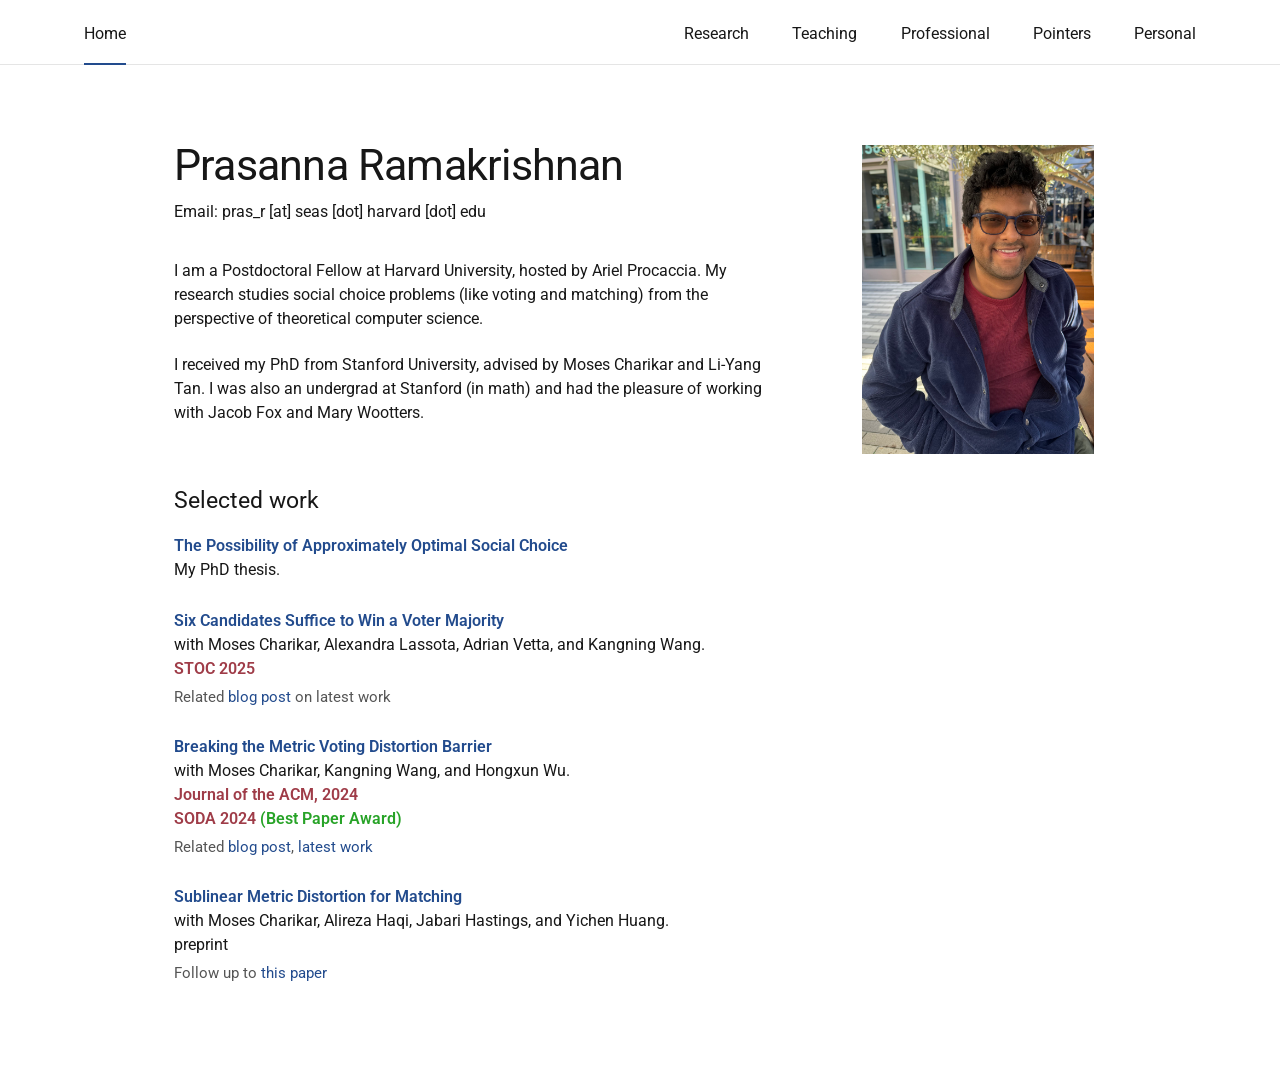
<file: index.html>
<!doctype html>
<html lang="en">
  <head>
    <meta charset="utf-8">
    <meta name="viewport" content="width=device-width, initial-scale=1">
    <title>Prasanna Ramakrishnan</title>
    <meta name="description" content="Academic website of Prasanna Ramakrishnan, a theoretical computer scientist studying social choice.">
    <meta name="google-site-verification" content="ZoC6G767To0ddZ36Q3hKSgWgMZ3bg5sfzEWhWQR5rSc">
    <link rel="preconnect" href="https://fonts.googleapis.com">
    <link rel="preconnect" href="https://fonts.gstatic.com" crossorigin>
    <link href="https://fonts.googleapis.com/css2?family=Roboto:wght@400;500;600&amp;display=swap" rel="stylesheet">
    <link rel="stylesheet" href="styles.css">
  </head>
  <body>
    <div class="site-shell">
      <header class="site-header">
        <nav class="site-nav" aria-label="Primary navigation">
          <a class="nav-link active" href="index.html" aria-current="page">Home</a>
          <div class="nav-group">
            <a class="nav-link" href="papers.html">Research</a>
            <a class="nav-link" href="teaching.html">Teaching</a>
            <a class="nav-link" href="professional.html">Professional</a>
            <a class="nav-link" href="pointers.html">Pointers</a>
            <a class="nav-link" href="personal.html">Personal</a>
          </div>
        </nav>
      </header>
      <main class="home-main">
        <section class="intro" aria-labelledby="page-title">
          <div class="intro-copy">
            <h1 id="page-title">Prasanna Ramakrishnan</h1>
            <p class="email">Email: pras_r [at] seas [dot] harvard [dot] edu</p>
            <div class="bio">
              <p>I am a Postdoctoral Fellow at Harvard University, hosted by Ariel Procaccia. My research studies social choice problems (like voting and matching) from the perspective of theoretical computer science.</p>
              <p>I received my PhD from Stanford University, advised by Moses Charikar and Li-Yang Tan. I was also an undergrad at Stanford (in math) and had the pleasure of working with Jacob Fox and Mary Wootters.</p>
            </div>
          </div>
          <img class="portrait" src="pr-verve.jpg" alt="Prasanna Ramakrishnan" width="232" height="309">
        </section>
        <section class="selected-work" aria-labelledby="selected-work-heading">
          <h2 id="selected-work-heading">Selected work</h2>
          <ul class="paper-list selected-work-list">
            <li class="paper-item">
              <a class="paper-title" href="https://purl.stanford.edu/mh952mh5921">The Possibility of Approximately Optimal Social Choice</a>
              <div>My PhD thesis.</div>
            </li>
            <li class="paper-item">
              <a class="paper-title" href="https://arxiv.org/abs/2411.03390">Six Candidates Suffice to Win a Voter Majority</a>
              <div>with Moses Charikar, Alexandra Lassota, Adrian Vetta, and Kangning Wang.</div>
              <div><span class="venue">STOC 2025</span></div>
              <p class="paper-note">Related <a href="https://theorydish.blog/2026/09/11/condorcet-quintets-a-proof-from-the-book/">blog post</a> on latest work</p>
            </li>
            <li class="paper-item">
              <a class="paper-title" href="https://arxiv.org/abs/2306.17838">Breaking the Metric Voting Distortion Barrier</a>
              <div>with Moses Charikar, Kangning Wang, and Hongxun Wu.</div>
              <div>
                <span class="venue">Journal of the ACM, 2024</span><br>
                <span class="venue">SODA 2024</span> <span class="award">(Best Paper Award)</span>
              </div>
              <p class="paper-note">Related <a href="https://theorydish.blog/2023/09/25/optimal-metric-distortion-for-voting-a-proof-from-the-book/">blog post</a>, <a href="https://arxiv.org/abs/2609.08259">latest work</a></p>
            </li>
            <li class="paper-item">
              <a class="paper-title" href="https://arxiv.org/abs/2611.05777">Sublinear Metric Distortion for Matching</a>
              <div>with Moses Charikar, Alireza Haqi, Jabari Hastings, and Yichen Huang.</div>
              <div>preprint</div>
              <p class="paper-note">Follow up to <a href="https://arxiv.org/abs/2305.12119">this paper</a></p>
            </li>
          </ul>
        </section>
      </main>
    </div>
  </body>
</html>
</file>
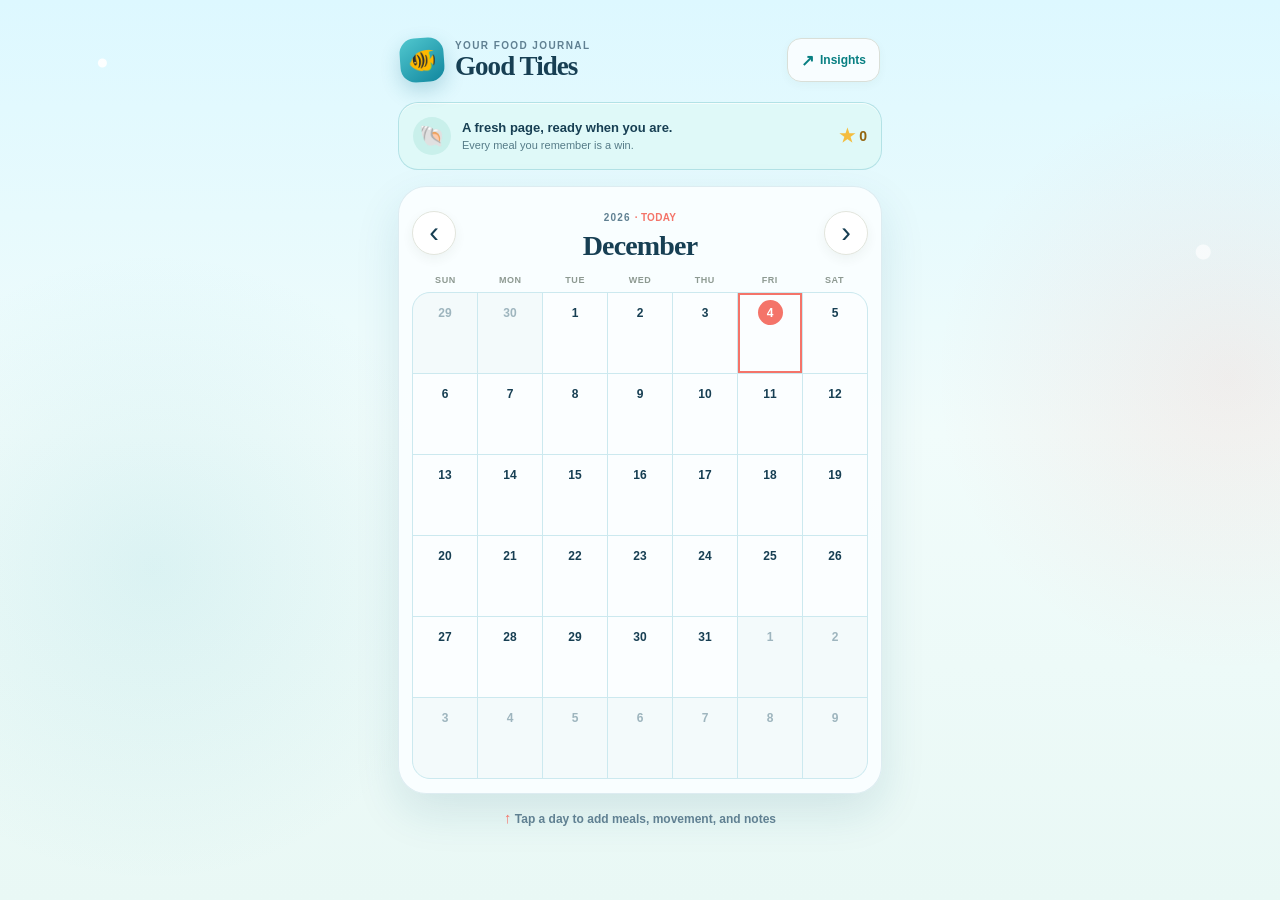
<file: vibes/food-journal/index.html>
<!DOCTYPE html><html lang="en"><head><meta charSet="utf-8"/><meta name="viewport" content="width=device-width, initial-scale=1, viewport-fit=cover"/><link rel="stylesheet" href="/vibes/good-tides/_next/static/chunks/00sf3cwh-~zkl.css" data-precedence="next"/><link rel="preload" as="script" fetchPriority="low" href="/vibes/good-tides/_next/static/chunks/10mluhc84.1ee.js"/><script src="/vibes/good-tides/_next/static/chunks/0-x9d7bfboz4_.js" async=""></script><script src="/vibes/good-tides/_next/static/chunks/0c_u0uom0kk-9.js" async=""></script><script src="/vibes/good-tides/_next/static/chunks/turbopack-0aue70a~ke4_y.js" async=""></script><script src="/vibes/good-tides/_next/static/chunks/0b-.ij0mqhtov.js" async=""></script><script src="/vibes/good-tides/_next/static/chunks/0.1lba.x5ncx-.js" async=""></script><meta name="theme-color" content="#eafaff"/><title>Good Tides — Food Journal</title><meta name="description" content="A cheerful, private food and wellbeing journal that celebrates your progress."/><meta name="application-name" content="Good Tides"/><link rel="manifest" href="/vibes/good-tides/manifest.webmanifest"/><meta name="robots" content="noindex, nofollow, nocache"/><meta name="googlebot" content="noindex, nofollow, noimageindex"/><meta name="mobile-web-app-capable" content="yes"/><meta name="apple-mobile-web-app-title" content="Good Tides"/><meta name="apple-mobile-web-app-status-bar-style" content="default"/><meta property="og:title" content="Good Tides — Food Journal"/><meta property="og:description" content="A cheerful food and wellbeing journal that celebrates your progress."/><meta property="og:image" content="https://pras1712.github.io/vibes/good-tides/og.png"/><meta property="og:image:width" content="1731"/><meta property="og:image:height" content="909"/><meta property="og:image:alt" content="Good Tides — Under-the-sea food journal"/><meta property="og:type" content="website"/><meta name="twitter:card" content="summary_large_image"/><meta name="twitter:title" content="Good Tides — Food Journal"/><meta name="twitter:description" content="A cheerful food and wellbeing journal that celebrates your progress."/><meta name="twitter:image" content="https://pras1712.github.io/vibes/good-tides/og.png"/><link rel="icon" href="/vibes/good-tides/icon-192.png" sizes="192x192" type="image/png"/><link rel="icon" href="/vibes/good-tides/icon-512.png" sizes="512x512" type="image/png"/><link rel="apple-touch-icon" href="/vibes/good-tides/apple-touch-icon.png" sizes="180x180" type="image/png"/><script src="/vibes/good-tides/_next/static/chunks/03~yq9q893hmn.js" noModule=""></script></head><body><div hidden=""><!--$--><!--/$--></div><main class="app-shell opening-screen" aria-busy="true" aria-label="Opening Good Tides"><div class="opening-mark" aria-hidden="true">🐠</div><strong>Good Tides</strong><span>Opening your journal…</span></main><!--$--><!--/$--><script src="/vibes/good-tides/_next/static/chunks/10mluhc84.1ee.js" id="_R_" async=""></script><script>(self.__next_f=self.__next_f||[]).push([0])</script><script>self.__next_f.push([1,"1:\"$Sreact.fragment\"\n2:I[11968,[\"/vibes/good-tides/_next/static/chunks/0b-.ij0mqhtov.js\"],\"default\"]\n3:I[87804,[\"/vibes/good-tides/_next/static/chunks/0b-.ij0mqhtov.js\"],\"default\"]\n4:I[7934,[\"/vibes/good-tides/_next/static/chunks/0b-.ij0mqhtov.js\"],\"ClientPageRoot\"]\n5:I[31713,[\"/vibes/good-tides/_next/static/chunks/0b-.ij0mqhtov.js\",\"/vibes/good-tides/_next/static/chunks/0.1lba.x5ncx-.js\"],\"default\"]\n8:I[77916,[\"/vibes/good-tides/_next/static/chunks/0b-.ij0mqhtov.js\"],\"OutletBoundary\"]\n9:\"$Sreact.suspense\"\nb:I[77916,[\"/vibes/good-tides/_next/static/chunks/0b-.ij0mqhtov.js\"],\"ViewportBoundary\"]\nd:I[77916,[\"/vibes/good-tides/_next/static/chunks/0b-.ij0mqhtov.js\"],\"MetadataBoundary\"]\nf:I[21480,[\"/vibes/good-tides/_next/static/chunks/0b-.ij0mqhtov.js\"],\"default\",1]\n:HL[\"/vibes/good-tides/_next/static/chunks/00sf3cwh-~zkl.css\",\"style\"]\n"])</script><script>self.__next_f.push([1,"0:{\"P\":null,\"c\":[\"\",\"\"],\"q\":\"\",\"i\":false,\"f\":[[[\"\",{\"children\":[\"__PAGE__\",{}]},\"$undefined\",\"$undefined\",16],[[\"$\",\"$1\",\"c\",{\"children\":[[[\"$\",\"link\",\"0\",{\"rel\":\"stylesheet\",\"href\":\"/vibes/good-tides/_next/static/chunks/00sf3cwh-~zkl.css\",\"precedence\":\"next\",\"crossOrigin\":\"$undefined\",\"nonce\":\"$undefined\"}],[\"$\",\"script\",\"script-0\",{\"src\":\"/vibes/good-tides/_next/static/chunks/0b-.ij0mqhtov.js\",\"async\":true,\"nonce\":\"$undefined\"}]],[\"$\",\"html\",null,{\"lang\":\"en\",\"children\":[\"$\",\"body\",null,{\"children\":[\"$\",\"$L2\",null,{\"parallelRouterKey\":\"children\",\"error\":\"$undefined\",\"errorStyles\":\"$undefined\",\"errorScripts\":\"$undefined\",\"template\":[\"$\",\"$L3\",null,{}],\"templateStyles\":\"$undefined\",\"templateScripts\":\"$undefined\",\"notFound\":[[[\"$\",\"title\",null,{\"children\":\"404: This page could not be found.\"}],[\"$\",\"div\",null,{\"style\":{\"fontFamily\":\"system-ui,\\\"Segoe UI\\\",Roboto,Helvetica,Arial,sans-serif,\\\"Apple Color Emoji\\\",\\\"Segoe UI Emoji\\\"\",\"height\":\"100vh\",\"textAlign\":\"center\",\"display\":\"flex\",\"flexDirection\":\"column\",\"alignItems\":\"center\",\"justifyContent\":\"center\"},\"children\":[\"$\",\"div\",null,{\"children\":[[\"$\",\"style\",null,{\"dangerouslySetInnerHTML\":{\"__html\":\"body{color:#000;background:#fff;margin:0}.next-error-h1{border-right:1px solid rgba(0,0,0,.3)}@media (prefers-color-scheme:dark){body{color:#fff;background:#000}.next-error-h1{border-right:1px solid rgba(255,255,255,.3)}}\"}}],[\"$\",\"h1\",null,{\"className\":\"next-error-h1\",\"style\":{\"display\":\"inline-block\",\"margin\":\"0 20px 0 0\",\"padding\":\"0 23px 0 0\",\"fontSize\":24,\"fontWeight\":500,\"verticalAlign\":\"top\",\"lineHeight\":\"49px\"},\"children\":404}],[\"$\",\"div\",null,{\"style\":{\"display\":\"inline-block\"},\"children\":[\"$\",\"h2\",null,{\"style\":{\"fontSize\":14,\"fontWeight\":400,\"lineHeight\":\"49px\",\"margin\":0},\"children\":\"This page could not be found.\"}]}]]}]}]],[]],\"forbidden\":\"$undefined\",\"unauthorized\":\"$undefined\"}]}]}]]}],{\"children\":[[\"$\",\"$1\",\"c\",{\"children\":[[\"$\",\"$L4\",null,{\"Component\":\"$5\",\"serverProvidedParams\":{\"searchParams\":{},\"params\":{},\"promises\":[\"$@6\",\"$@7\"]}}],[[\"$\",\"script\",\"script-0\",{\"src\":\"/vibes/good-tides/_next/static/chunks/0.1lba.x5ncx-.js\",\"async\":true,\"nonce\":\"$undefined\"}]],[\"$\",\"$L8\",null,{\"children\":[\"$\",\"$9\",null,{\"name\":\"Next.MetadataOutlet\",\"children\":\"$@a\"}]}]]}],{},null,false,null]},null,false,null],[\"$\",\"$1\",\"h\",{\"children\":[null,[\"$\",\"$Lb\",null,{\"children\":\"$Lc\"}],[\"$\",\"div\",null,{\"hidden\":true,\"children\":[\"$\",\"$Ld\",null,{\"children\":[\"$\",\"$9\",null,{\"name\":\"Next.Metadata\",\"children\":\"$Le\"}]}]}],null]}],false]],\"m\":\"$undefined\",\"G\":[\"$f\",[[\"$\",\"link\",\"0\",{\"rel\":\"stylesheet\",\"href\":\"/vibes/good-tides/_next/static/chunks/00sf3cwh-~zkl.css\",\"precedence\":\"next\",\"crossOrigin\":\"$undefined\",\"nonce\":\"$undefined\"}]]],\"S\":true,\"h\":null,\"s\":\"$undefined\",\"l\":\"$undefined\",\"p\":\"$undefined\",\"d\":\"$undefined\",\"b\":\"7n_TC9YftbrxhlVnDPsD2\"}\n"])</script><script>self.__next_f.push([1,"6:{}\n7:\"$0:f:0:1:1:children:0:props:children:0:props:serverProvidedParams:params\"\n"])</script><script>self.__next_f.push([1,"c:[[\"$\",\"meta\",\"0\",{\"charSet\":\"utf-8\"}],[\"$\",\"meta\",\"1\",{\"name\":\"viewport\",\"content\":\"width=device-width, initial-scale=1, viewport-fit=cover\"}],[\"$\",\"meta\",\"2\",{\"name\":\"theme-color\",\"content\":\"#eafaff\"}]]\n"])</script><script>self.__next_f.push([1,"10:I[86593,[\"/vibes/good-tides/_next/static/chunks/0b-.ij0mqhtov.js\"],\"IconMark\"]\na:null\n"])</script><script>self.__next_f.push([1,"e:[[\"$\",\"title\",\"0\",{\"children\":\"Good Tides — Food Journal\"}],[\"$\",\"meta\",\"1\",{\"name\":\"description\",\"content\":\"A cheerful, private food and wellbeing journal that celebrates your progress.\"}],[\"$\",\"meta\",\"2\",{\"name\":\"application-name\",\"content\":\"Good Tides\"}],[\"$\",\"link\",\"3\",{\"rel\":\"manifest\",\"href\":\"/vibes/good-tides/manifest.webmanifest\",\"crossOrigin\":\"$undefined\"}],[\"$\",\"meta\",\"4\",{\"name\":\"robots\",\"content\":\"noindex, nofollow, nocache\"}],[\"$\",\"meta\",\"5\",{\"name\":\"googlebot\",\"content\":\"noindex, nofollow, noimageindex\"}],[\"$\",\"meta\",\"6\",{\"name\":\"mobile-web-app-capable\",\"content\":\"yes\"}],[\"$\",\"meta\",\"7\",{\"name\":\"apple-mobile-web-app-title\",\"content\":\"Good Tides\"}],[\"$\",\"meta\",\"8\",{\"name\":\"apple-mobile-web-app-status-bar-style\",\"content\":\"default\"}],[\"$\",\"meta\",\"9\",{\"property\":\"og:title\",\"content\":\"Good Tides — Food Journal\"}],[\"$\",\"meta\",\"10\",{\"property\":\"og:description\",\"content\":\"A cheerful food and wellbeing journal that celebrates your progress.\"}],[\"$\",\"meta\",\"11\",{\"property\":\"og:image\",\"content\":\"https://pras1712.github.io/vibes/good-tides/og.png\"}],[\"$\",\"meta\",\"12\",{\"property\":\"og:image:width\",\"content\":\"1731\"}],[\"$\",\"meta\",\"13\",{\"property\":\"og:image:height\",\"content\":\"909\"}],[\"$\",\"meta\",\"14\",{\"property\":\"og:image:alt\",\"content\":\"Good Tides — Under-the-sea food journal\"}],[\"$\",\"meta\",\"15\",{\"property\":\"og:type\",\"content\":\"website\"}],[\"$\",\"meta\",\"16\",{\"name\":\"twitter:card\",\"content\":\"summary_large_image\"}],[\"$\",\"meta\",\"17\",{\"name\":\"twitter:title\",\"content\":\"Good Tides — Food Journal\"}],[\"$\",\"meta\",\"18\",{\"name\":\"twitter:description\",\"content\":\"A cheerful food and wellbeing journal that celebrates your progress.\"}],[\"$\",\"meta\",\"19\",{\"name\":\"twitter:image\",\"content\":\"https://pras1712.github.io/vibes/good-tides/og.png\"}],[\"$\",\"link\",\"20\",{\"rel\":\"icon\",\"href\":\"/vibes/good-tides/icon-192.png\",\"sizes\":\"192x192\",\"type\":\"image/png\"}],[\"$\",\"link\",\"21\",{\"rel\":\"icon\",\"href\":\"/vibes/good-tides/icon-512.png\",\"sizes\":\"512x512\",\"type\":\"image/png\"}],[\"$\",\"link\",\"22\",{\"rel\":\"apple-touch-icon\",\"href\":\"/vibes/good-tides/apple-touch-icon.png\",\"sizes\":\"180x180\",\"type\":\"image/png\"}],[\"$\",\"$L10\",\"23\",{}]]\n"])</script></body></html>
</file>
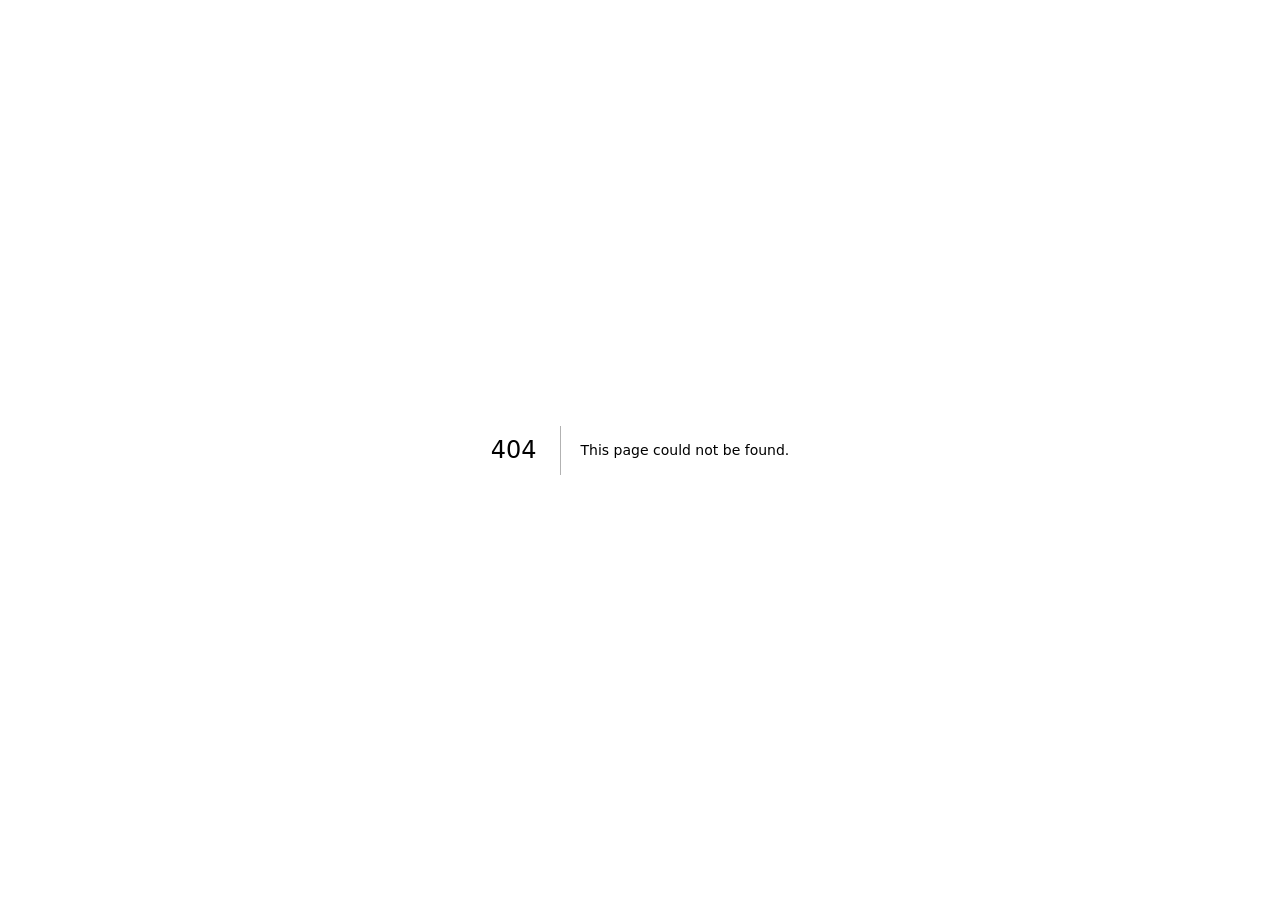
<file: vibes/food-journal/404/index.html>
<!DOCTYPE html><html lang="en"><head><meta charSet="utf-8"/><meta name="viewport" content="width=device-width, initial-scale=1, viewport-fit=cover"/><link rel="stylesheet" href="/vibes/good-tides/_next/static/chunks/00sf3cwh-~zkl.css" data-precedence="next"/><link rel="preload" as="script" fetchPriority="low" href="/vibes/good-tides/_next/static/chunks/10mluhc84.1ee.js"/><script src="/vibes/good-tides/_next/static/chunks/0-x9d7bfboz4_.js" async=""></script><script src="/vibes/good-tides/_next/static/chunks/0c_u0uom0kk-9.js" async=""></script><script src="/vibes/good-tides/_next/static/chunks/turbopack-0aue70a~ke4_y.js" async=""></script><script src="/vibes/good-tides/_next/static/chunks/0b-.ij0mqhtov.js" async=""></script><meta name="robots" content="noindex"/><title>404: This page could not be found.</title><meta name="theme-color" content="#eafaff"/><title>Good Tides — Food Journal</title><meta name="description" content="A cheerful, private food and wellbeing journal that celebrates your progress."/><meta name="application-name" content="Good Tides"/><link rel="manifest" href="/vibes/good-tides/manifest.webmanifest"/><meta name="robots" content="noindex, nofollow, nocache"/><meta name="googlebot" content="noindex, nofollow, noimageindex"/><meta name="mobile-web-app-capable" content="yes"/><meta name="apple-mobile-web-app-title" content="Good Tides"/><meta name="apple-mobile-web-app-status-bar-style" content="default"/><meta property="og:title" content="Good Tides — Food Journal"/><meta property="og:description" content="A cheerful food and wellbeing journal that celebrates your progress."/><meta property="og:image" content="https://pras1712.github.io/vibes/good-tides/og.png"/><meta property="og:image:width" content="1731"/><meta property="og:image:height" content="909"/><meta property="og:image:alt" content="Good Tides — Under-the-sea food journal"/><meta property="og:type" content="website"/><meta name="twitter:card" content="summary_large_image"/><meta name="twitter:title" content="Good Tides — Food Journal"/><meta name="twitter:description" content="A cheerful food and wellbeing journal that celebrates your progress."/><meta name="twitter:image" content="https://pras1712.github.io/vibes/good-tides/og.png"/><link rel="icon" href="/vibes/good-tides/icon-192.png" sizes="192x192" type="image/png"/><link rel="icon" href="/vibes/good-tides/icon-512.png" sizes="512x512" type="image/png"/><link rel="apple-touch-icon" href="/vibes/good-tides/apple-touch-icon.png" sizes="180x180" type="image/png"/><script src="/vibes/good-tides/_next/static/chunks/03~yq9q893hmn.js" noModule=""></script></head><body><div hidden=""><!--$--><!--/$--></div><div style="font-family:system-ui,&quot;Segoe UI&quot;,Roboto,Helvetica,Arial,sans-serif,&quot;Apple Color Emoji&quot;,&quot;Segoe UI Emoji&quot;;height:100vh;text-align:center;display:flex;flex-direction:column;align-items:center;justify-content:center"><div><style>body{color:#000;background:#fff;margin:0}.next-error-h1{border-right:1px solid rgba(0,0,0,.3)}@media (prefers-color-scheme:dark){body{color:#fff;background:#000}.next-error-h1{border-right:1px solid rgba(255,255,255,.3)}}</style><h1 class="next-error-h1" style="display:inline-block;margin:0 20px 0 0;padding:0 23px 0 0;font-size:24px;font-weight:500;vertical-align:top;line-height:49px">404</h1><div style="display:inline-block"><h2 style="font-size:14px;font-weight:400;line-height:49px;margin:0">This page could not be found.</h2></div></div></div><!--$--><!--/$--><script src="/vibes/good-tides/_next/static/chunks/10mluhc84.1ee.js" id="_R_" async=""></script><script>(self.__next_f=self.__next_f||[]).push([0])</script><script>self.__next_f.push([1,"1:\"$Sreact.fragment\"\n2:I[11968,[\"/vibes/good-tides/_next/static/chunks/0b-.ij0mqhtov.js\"],\"default\"]\n3:I[87804,[\"/vibes/good-tides/_next/static/chunks/0b-.ij0mqhtov.js\"],\"default\"]\n4:I[77916,[\"/vibes/good-tides/_next/static/chunks/0b-.ij0mqhtov.js\"],\"OutletBoundary\"]\n5:\"$Sreact.suspense\"\n8:I[77916,[\"/vibes/good-tides/_next/static/chunks/0b-.ij0mqhtov.js\"],\"ViewportBoundary\"]\na:I[77916,[\"/vibes/good-tides/_next/static/chunks/0b-.ij0mqhtov.js\"],\"MetadataBoundary\"]\nc:I[21480,[\"/vibes/good-tides/_next/static/chunks/0b-.ij0mqhtov.js\"],\"default\",1]\n:HL[\"/vibes/good-tides/_next/static/chunks/00sf3cwh-~zkl.css\",\"style\"]\n"])</script><script>self.__next_f.push([1,"0:{\"P\":null,\"c\":[\"\",\"_not-found\",\"\"],\"q\":\"\",\"i\":false,\"f\":[[[\"\",{\"children\":[\"/_not-found\",{\"children\":[\"__PAGE__\",{}]}]},\"$undefined\",\"$undefined\",16],[[\"$\",\"$1\",\"c\",{\"children\":[[[\"$\",\"link\",\"0\",{\"rel\":\"stylesheet\",\"href\":\"/vibes/good-tides/_next/static/chunks/00sf3cwh-~zkl.css\",\"precedence\":\"next\",\"crossOrigin\":\"$undefined\",\"nonce\":\"$undefined\"}],[\"$\",\"script\",\"script-0\",{\"src\":\"/vibes/good-tides/_next/static/chunks/0b-.ij0mqhtov.js\",\"async\":true,\"nonce\":\"$undefined\"}]],[\"$\",\"html\",null,{\"lang\":\"en\",\"children\":[\"$\",\"body\",null,{\"children\":[\"$\",\"$L2\",null,{\"parallelRouterKey\":\"children\",\"error\":\"$undefined\",\"errorStyles\":\"$undefined\",\"errorScripts\":\"$undefined\",\"template\":[\"$\",\"$L3\",null,{}],\"templateStyles\":\"$undefined\",\"templateScripts\":\"$undefined\",\"notFound\":[[[\"$\",\"title\",null,{\"children\":\"404: This page could not be found.\"}],[\"$\",\"div\",null,{\"style\":{\"fontFamily\":\"system-ui,\\\"Segoe UI\\\",Roboto,Helvetica,Arial,sans-serif,\\\"Apple Color Emoji\\\",\\\"Segoe UI Emoji\\\"\",\"height\":\"100vh\",\"textAlign\":\"center\",\"display\":\"flex\",\"flexDirection\":\"column\",\"alignItems\":\"center\",\"justifyContent\":\"center\"},\"children\":[\"$\",\"div\",null,{\"children\":[[\"$\",\"style\",null,{\"dangerouslySetInnerHTML\":{\"__html\":\"body{color:#000;background:#fff;margin:0}.next-error-h1{border-right:1px solid rgba(0,0,0,.3)}@media (prefers-color-scheme:dark){body{color:#fff;background:#000}.next-error-h1{border-right:1px solid rgba(255,255,255,.3)}}\"}}],[\"$\",\"h1\",null,{\"className\":\"next-error-h1\",\"style\":{\"display\":\"inline-block\",\"margin\":\"0 20px 0 0\",\"padding\":\"0 23px 0 0\",\"fontSize\":24,\"fontWeight\":500,\"verticalAlign\":\"top\",\"lineHeight\":\"49px\"},\"children\":404}],[\"$\",\"div\",null,{\"style\":{\"display\":\"inline-block\"},\"children\":[\"$\",\"h2\",null,{\"style\":{\"fontSize\":14,\"fontWeight\":400,\"lineHeight\":\"49px\",\"margin\":0},\"children\":\"This page could not be found.\"}]}]]}]}]],[]],\"forbidden\":\"$undefined\",\"unauthorized\":\"$undefined\"}]}]}]]}],{\"children\":[[\"$\",\"$1\",\"c\",{\"children\":[null,[\"$\",\"$L2\",null,{\"parallelRouterKey\":\"children\",\"error\":\"$undefined\",\"errorStyles\":\"$undefined\",\"errorScripts\":\"$undefined\",\"template\":[\"$\",\"$L3\",null,{}],\"templateStyles\":\"$undefined\",\"templateScripts\":\"$undefined\",\"notFound\":\"$undefined\",\"forbidden\":\"$undefined\",\"unauthorized\":\"$undefined\"}]]}],{\"children\":[[\"$\",\"$1\",\"c\",{\"children\":[[[\"$\",\"title\",null,{\"children\":\"404: This page could not be found.\"}],[\"$\",\"div\",null,{\"style\":\"$0:f:0:1:0:props:children:1:props:children:props:children:props:notFound:0:1:props:style\",\"children\":[\"$\",\"div\",null,{\"children\":[[\"$\",\"style\",null,{\"dangerouslySetInnerHTML\":{\"__html\":\"body{color:#000;background:#fff;margin:0}.next-error-h1{border-right:1px solid rgba(0,0,0,.3)}@media (prefers-color-scheme:dark){body{color:#fff;background:#000}.next-error-h1{border-right:1px solid rgba(255,255,255,.3)}}\"}}],[\"$\",\"h1\",null,{\"className\":\"next-error-h1\",\"style\":\"$0:f:0:1:0:props:children:1:props:children:props:children:props:notFound:0:1:props:children:props:children:1:props:style\",\"children\":404}],[\"$\",\"div\",null,{\"style\":\"$0:f:0:1:0:props:children:1:props:children:props:children:props:notFound:0:1:props:children:props:children:2:props:style\",\"children\":[\"$\",\"h2\",null,{\"style\":\"$0:f:0:1:0:props:children:1:props:children:props:children:props:notFound:0:1:props:children:props:children:2:props:children:props:style\",\"children\":\"This page could not be found.\"}]}]]}]}]],null,[\"$\",\"$L4\",null,{\"children\":[\"$\",\"$5\",null,{\"name\":\"Next.MetadataOutlet\",\"children\":\"$@6\"}]}]]}],{},null,false,null]},null,false,\"$@7\"]},null,false,null],[\"$\",\"$1\",\"h\",{\"children\":[[\"$\",\"meta\",null,{\"name\":\"robots\",\"content\":\"noindex\"}],[\"$\",\"$L8\",null,{\"children\":\"$L9\"}],[\"$\",\"div\",null,{\"hidden\":true,\"children\":[\"$\",\"$La\",null,{\"children\":[\"$\",\"$5\",null,{\"name\":\"Next.Metadata\",\"children\":\"$Lb\"}]}]}],null]}],false]],\"m\":\"$undefined\",\"G\":[\"$c\",[[\"$\",\"link\",\"0\",{\"rel\":\"stylesheet\",\"href\":\"/vibes/good-tides/_next/static/chunks/00sf3cwh-~zkl.css\",\"precedence\":\"next\",\"crossOrigin\":\"$undefined\",\"nonce\":\"$undefined\"}]]],\"S\":true,\"h\":null,\"s\":\"$undefined\",\"l\":\"$undefined\",\"p\":\"$undefined\",\"d\":\"$undefined\",\"b\":\"7n_TC9YftbrxhlVnDPsD2\"}\n"])</script><script>self.__next_f.push([1,"d:[]\n7:\"$Wd\"\n"])</script><script>self.__next_f.push([1,"9:[[\"$\",\"meta\",\"0\",{\"charSet\":\"utf-8\"}],[\"$\",\"meta\",\"1\",{\"name\":\"viewport\",\"content\":\"width=device-width, initial-scale=1, viewport-fit=cover\"}],[\"$\",\"meta\",\"2\",{\"name\":\"theme-color\",\"content\":\"#eafaff\"}]]\n"])</script><script>self.__next_f.push([1,"e:I[86593,[\"/vibes/good-tides/_next/static/chunks/0b-.ij0mqhtov.js\"],\"IconMark\"]\n6:null\n"])</script><script>self.__next_f.push([1,"b:[[\"$\",\"title\",\"0\",{\"children\":\"Good Tides — Food Journal\"}],[\"$\",\"meta\",\"1\",{\"name\":\"description\",\"content\":\"A cheerful, private food and wellbeing journal that celebrates your progress.\"}],[\"$\",\"meta\",\"2\",{\"name\":\"application-name\",\"content\":\"Good Tides\"}],[\"$\",\"link\",\"3\",{\"rel\":\"manifest\",\"href\":\"/vibes/good-tides/manifest.webmanifest\",\"crossOrigin\":\"$undefined\"}],[\"$\",\"meta\",\"4\",{\"name\":\"robots\",\"content\":\"noindex, nofollow, nocache\"}],[\"$\",\"meta\",\"5\",{\"name\":\"googlebot\",\"content\":\"noindex, nofollow, noimageindex\"}],[\"$\",\"meta\",\"6\",{\"name\":\"mobile-web-app-capable\",\"content\":\"yes\"}],[\"$\",\"meta\",\"7\",{\"name\":\"apple-mobile-web-app-title\",\"content\":\"Good Tides\"}],[\"$\",\"meta\",\"8\",{\"name\":\"apple-mobile-web-app-status-bar-style\",\"content\":\"default\"}],[\"$\",\"meta\",\"9\",{\"property\":\"og:title\",\"content\":\"Good Tides — Food Journal\"}],[\"$\",\"meta\",\"10\",{\"property\":\"og:description\",\"content\":\"A cheerful food and wellbeing journal that celebrates your progress.\"}],[\"$\",\"meta\",\"11\",{\"property\":\"og:image\",\"content\":\"https://pras1712.github.io/vibes/good-tides/og.png\"}],[\"$\",\"meta\",\"12\",{\"property\":\"og:image:width\",\"content\":\"1731\"}],[\"$\",\"meta\",\"13\",{\"property\":\"og:image:height\",\"content\":\"909\"}],[\"$\",\"meta\",\"14\",{\"property\":\"og:image:alt\",\"content\":\"Good Tides — Under-the-sea food journal\"}],[\"$\",\"meta\",\"15\",{\"property\":\"og:type\",\"content\":\"website\"}],[\"$\",\"meta\",\"16\",{\"name\":\"twitter:card\",\"content\":\"summary_large_image\"}],[\"$\",\"meta\",\"17\",{\"name\":\"twitter:title\",\"content\":\"Good Tides — Food Journal\"}],[\"$\",\"meta\",\"18\",{\"name\":\"twitter:description\",\"content\":\"A cheerful food and wellbeing journal that celebrates your progress.\"}],[\"$\",\"meta\",\"19\",{\"name\":\"twitter:image\",\"content\":\"https://pras1712.github.io/vibes/good-tides/og.png\"}],[\"$\",\"link\",\"20\",{\"rel\":\"icon\",\"href\":\"/vibes/good-tides/icon-192.png\",\"sizes\":\"192x192\",\"type\":\"image/png\"}],[\"$\",\"link\",\"21\",{\"rel\":\"icon\",\"href\":\"/vibes/good-tides/icon-512.png\",\"sizes\":\"512x512\",\"type\":\"image/png\"}],[\"$\",\"link\",\"22\",{\"rel\":\"apple-touch-icon\",\"href\":\"/vibes/good-tides/apple-touch-icon.png\",\"sizes\":\"180x180\",\"type\":\"image/png\"}],[\"$\",\"$Le\",\"23\",{}]]\n"])</script></body></html>
</file>
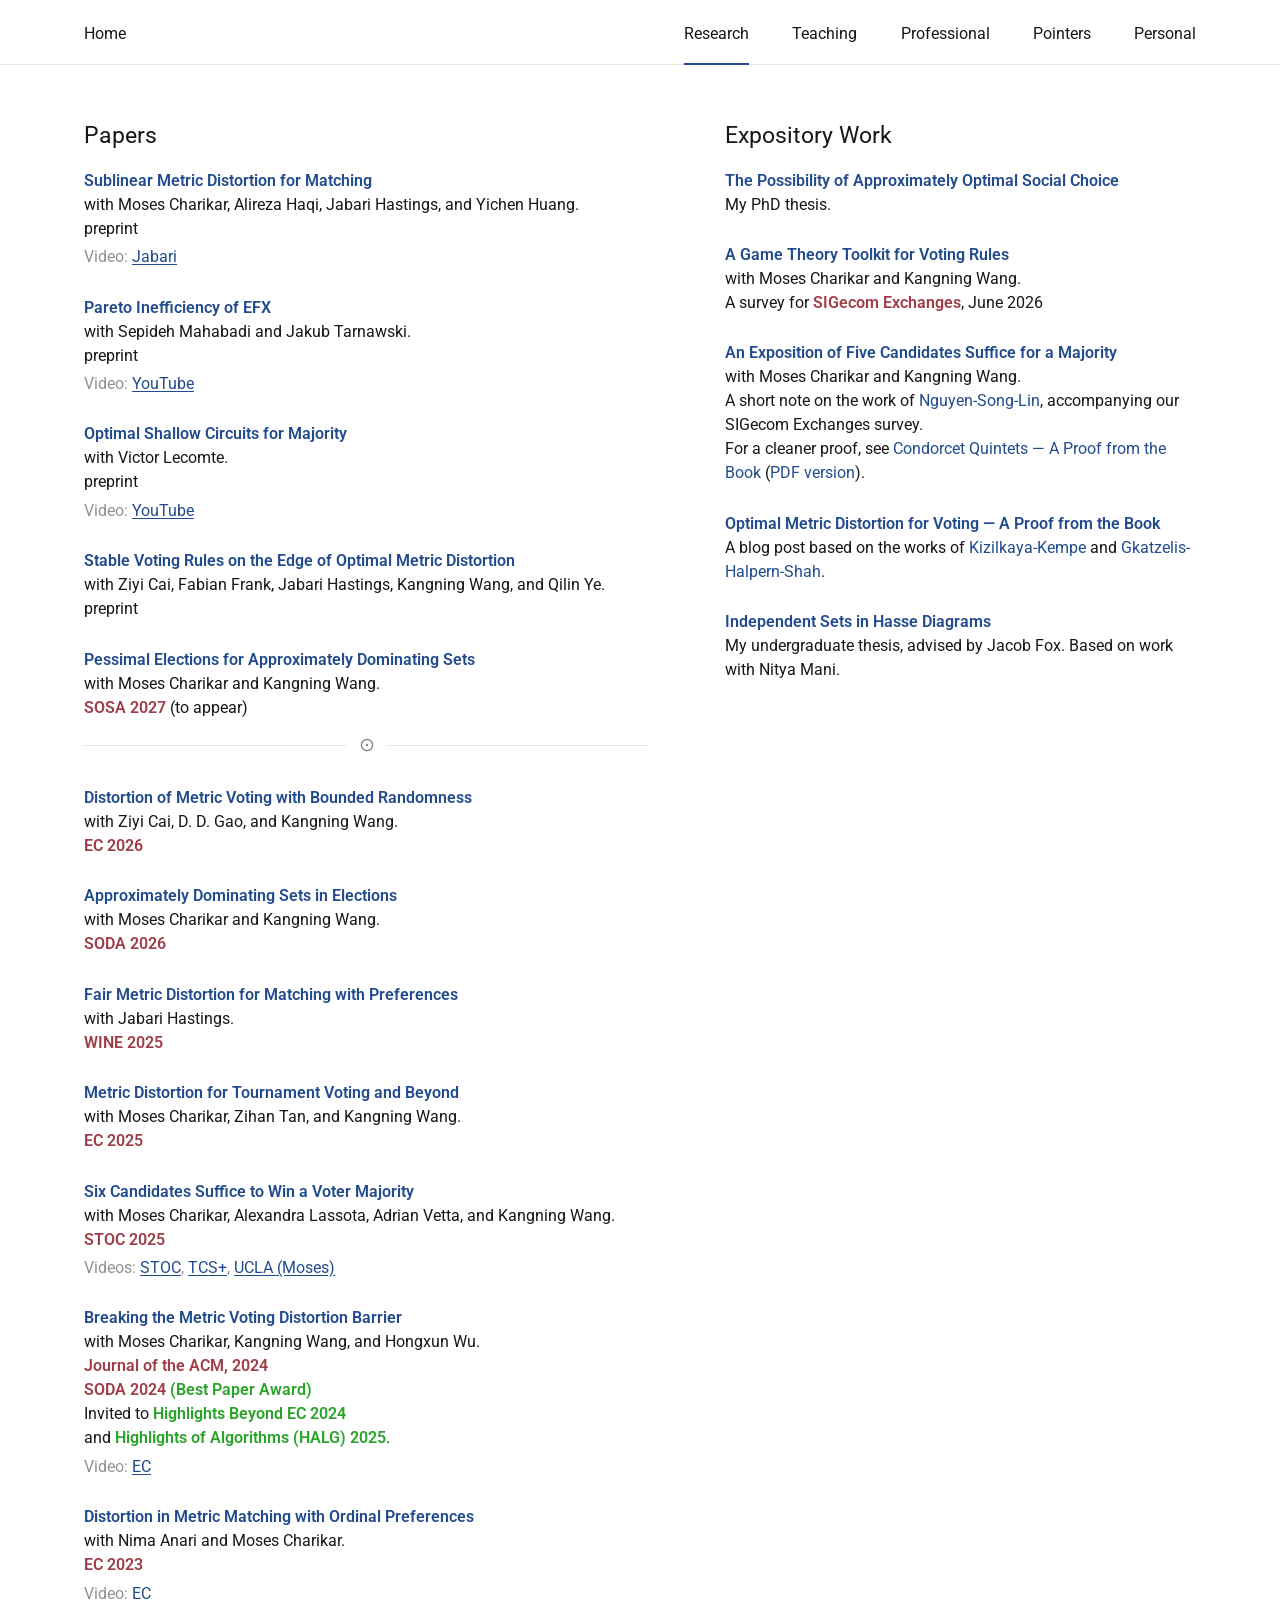
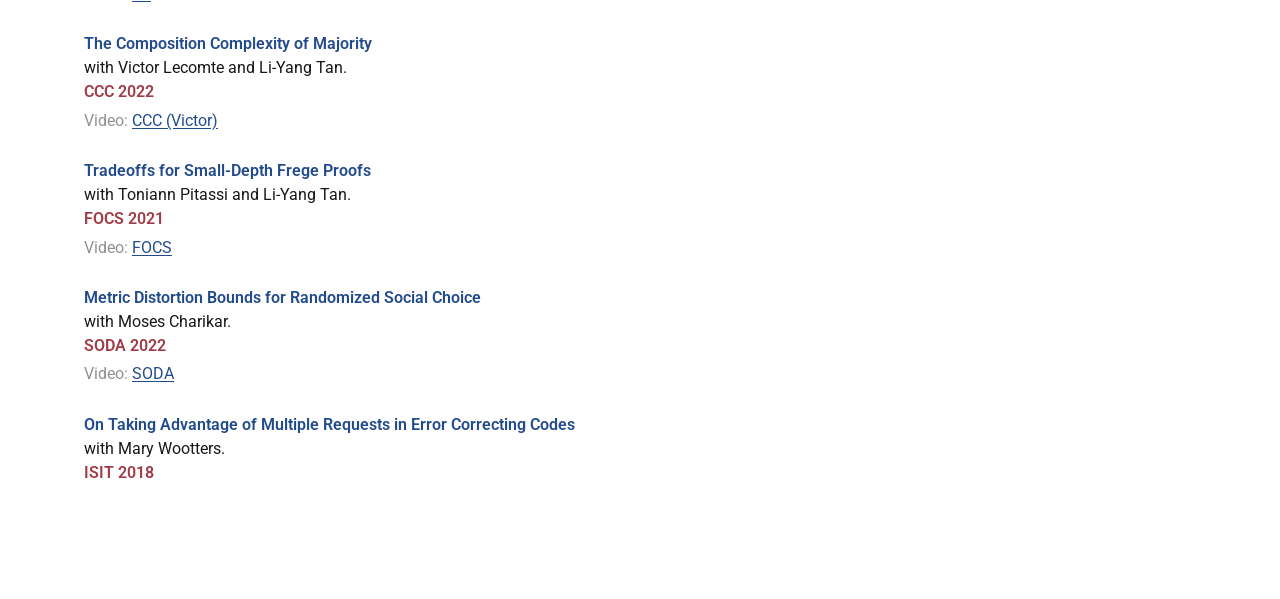
<file: papers.html>
<!doctype html>
<html lang="en">
  <head>
    <meta charset="utf-8">
    <meta name="viewport" content="width=device-width, initial-scale=1">
    <title>Research | Prasanna Ramakrishnan</title>
    <meta name="description" content="Research papers and expository writing by Prasanna Ramakrishnan.">
    <link rel="preconnect" href="https://fonts.googleapis.com">
    <link rel="preconnect" href="https://fonts.gstatic.com" crossorigin>
    <link href="https://fonts.googleapis.com/css2?family=Roboto:wght@400;500;600&amp;display=swap" rel="stylesheet">
    <link rel="stylesheet" href="styles.css">
  </head>
  <body>
    <div class="site-shell">
      <header class="site-header">
        <nav class="site-nav" aria-label="Primary navigation">
          <a class="nav-link" href="index.html">Home</a>
          <div class="nav-group">
            <a class="nav-link active" href="papers.html" aria-current="page">Research</a>
            <a class="nav-link" href="teaching.html">Teaching</a>
            <a class="nav-link" href="professional.html">Professional</a>
            <a class="nav-link" href="pointers.html">Pointers</a>
            <a class="nav-link" href="personal.html">Personal</a>
          </div>
        </nav>
      </header>
      <main class="content-main wide">
        <h1 class="visually-hidden">Research</h1>
        <div class="papers-grid">
          <section aria-labelledby="research-heading">
            <h2 id="research-heading">Papers</h2>
            <ul class="paper-list">
              <li class="paper-item">
                <a class="paper-title" href="https://arxiv.org/abs/2611.05777">Sublinear Metric Distortion for Matching</a>
                <div>with Moses Charikar, Alireza Haqi, Jabari Hastings, and Yichen Huang.</div>
                <div>preprint</div>
                <div class="paper-videos">Video: <a href="https://web.stanford.edu/~jabarih/assets/multimedia/sublinear-metric-distortion-matching/talk.mp4">Jabari</a></div>
              </li>
              <li class="paper-item">
                <a class="paper-title" href="https://arxiv.org/abs/2610.29201">Pareto Inefficiency of EFX</a>
                <div>with Sepideh Mahabadi and Jakub Tarnawski.</div>
                <div>preprint</div>
                <div class="paper-videos">Video: <a href="https://youtu.be/ZD6A-T4_JmQ">YouTube</a></div>
              </li>
              <li class="paper-item">
                <a class="paper-title" href="https://arxiv.org/abs/2609.34029">Optimal Shallow Circuits for Majority</a>
                <div>with Victor Lecomte.</div>
                <div>preprint</div>
                <div class="paper-videos">Video: <a href="https://www.youtube.com/watch?v=1omp-SS14Eg">YouTube</a></div>
              </li>
              <li class="paper-item">
                <a class="paper-title" href="https://arxiv.org/abs/2609.08259">Stable Voting Rules on the Edge of Optimal Metric Distortion</a>
                <div>with Ziyi Cai, Fabian Frank, Jabari Hastings, Kangning Wang, and Qilin Ye.</div>
                <div>preprint</div>
              </li>
              <li class="paper-item ai-boundary-paper">
                <a class="paper-title" href="https://arxiv.org/abs/2608.06872">Pessimal Elections for Approximately Dominating Sets</a>
                <div>with Moses Charikar and Kangning Wang.</div>
                <div><span class="venue">SOSA 2027</span> (to appear)</div>
              </li>
              <li class="era-divider" aria-label="Boundary between post-AI and pre-AI research">
                <span aria-hidden="true">⊙</span>
              </li>
              <li class="paper-item">
                <a class="paper-title" href="https://arxiv.org/abs/2602.08871">Distortion of Metric Voting with Bounded Randomness</a>
                <div>with Ziyi Cai, D. D. Gao, and Kangning Wang.</div>
                <div><span class="venue">EC 2026</span></div>
              </li>
              <li class="paper-item">
                <a class="paper-title" href="https://arxiv.org/abs/2504.20372">Approximately Dominating Sets in Elections</a>
                <div>with Moses Charikar and Kangning Wang.</div>
                <div><span class="venue">SODA 2026</span></div>
              </li>
              <li class="paper-item">
                <a class="paper-title" href="https://arxiv.org/abs/2510.05460">Fair Metric Distortion for Matching with Preferences</a>
                <div>with Jabari Hastings.</div>
                <div><span class="venue">WINE 2025</span></div>
              </li>
              <li class="paper-item">
                <a class="paper-title" href="https://arxiv.org/abs/2505.13630">Metric Distortion for Tournament Voting and Beyond</a>
                <div>with Moses Charikar, Zihan Tan, and Kangning Wang.</div>
                <div><span class="venue">EC 2025</span></div>
              </li>
              <li class="paper-item">
                <a class="paper-title" href="https://arxiv.org/abs/2411.03390">Six Candidates Suffice to Win a Voter Majority</a>
                <div>with Moses Charikar, Alexandra Lassota, Adrian Vetta, and Kangning Wang.</div>
                <div><span class="venue">STOC 2025</span></div>
                <div class="paper-videos">Videos: <a href="https://www.youtube.com/watch?v=F14DIkSh5DQ">STOC</a>, <a href="https://www.youtube.com/watch?v=bHxgEHV146U">TCS+</a>, <a href="https://www.youtube.com/watch?v=xcWMup4GXcs">UCLA (Moses)</a></div>
              </li>
              <li class="paper-item">
                <a class="paper-title" href="https://arxiv.org/abs/2306.17838">Breaking the Metric Voting Distortion Barrier</a>
                <div>with Moses Charikar, Kangning Wang, and Hongxun Wu.</div>
                <div>
                  <span class="venue">Journal of the ACM, 2024</span><br>
                  <span class="venue">SODA 2024</span> <span class="award">(Best Paper Award)</span><br>
                  Invited to <span class="award">Highlights Beyond EC 2024</span><br>
                  and <span class="award">Highlights of Algorithms (HALG) 2025</span>.
                </div>
                <div class="paper-videos">Video: <a href="https://www.youtube.com/watch?v=JP4caBw6sbk">EC</a></div>
              </li>
              <li class="paper-item">
                <a class="paper-title" href="https://arxiv.org/abs/2305.12119">Distortion in Metric Matching with Ordinal Preferences</a>
                <div>with Nima Anari and Moses Charikar.</div>
                <div><span class="venue">EC 2023</span></div>
                <div class="paper-videos">Video: <a href="https://youtu.be/SUSf5gjZhBo">EC</a></div>
              </li>
              <li class="paper-item">
                <a class="paper-title" href="https://arxiv.org/abs/2205.02374">The Composition Complexity of Majority</a>
                <div>with Victor Lecomte and Li-Yang Tan.</div>
                <div><span class="venue">CCC 2022</span></div>
                <div class="paper-videos">Video: <a href="https://www.youtube.com/watch?v=C3_VCwPAh_0">CCC (Victor)</a></div>
              </li>
              <li class="paper-item">
                <a class="paper-title" href="https://arxiv.org/abs/2111.07483">Tradeoffs for Small-Depth Frege Proofs</a>
                <div>with Toniann Pitassi and Li-Yang Tan.</div>
                <div><span class="venue">FOCS 2021</span></div>
                <div class="paper-videos">Video: <a href="https://www.youtube.com/watch?v=I1C6q-HcM9Y">FOCS</a></div>
              </li>
              <li class="paper-item">
                <a class="paper-title" href="https://arxiv.org/abs/2111.03694">Metric Distortion Bounds for Randomized Social Choice</a>
                <div>with Moses Charikar.</div>
                <div><span class="venue">SODA 2022</span></div>
                <div class="paper-videos">Video: <a href="https://www.youtube.com/watch?v=a3NoDWkccvk">SODA</a></div>
              </li>
              <li class="paper-item">
                <a class="paper-title" href="https://arxiv.org/abs/1802.00875">On Taking Advantage of Multiple Requests in Error Correcting Codes</a>
                <div>with Mary Wootters.</div>
                <div><span class="venue">ISIT 2018</span></div>
              </li>
            </ul>
          </section>
          <section aria-labelledby="exposition-heading">
            <h2 id="exposition-heading">Expository Work</h2>
            <ul class="paper-list">
              <li class="paper-item">
                <a class="paper-title" href="https://purl.stanford.edu/mh952mh5921">The Possibility of Approximately Optimal Social Choice</a>
                <div>My PhD thesis.</div>
              </li>
              <li class="paper-item">
                <a class="paper-title" href="https://www.sigecom.org/exchanges/volume_24/1/CHARIKAR.pdf">A Game Theory Toolkit for Voting Rules</a>
                <div>with Moses Charikar and Kangning Wang.</div>
                <div>A survey for <span class="venue">SIGecom Exchanges</span>, June 2026</div>
              </li>
              <li class="paper-item">
                <a class="paper-title" href="https://arxiv.org/abs/2606.14666">An Exposition of Five Candidates Suffice for a Majority</a>
                <div>with Moses Charikar and Kangning Wang.</div>
                <div>A short note on the work of <a href="https://arxiv.org/abs/2506.22133">Nguyen-Song-Lin</a>, accompanying our SIGecom Exchanges survey.</div>
                <div>For a cleaner proof, see <a href="https://theorydish.blog/2026/09/11/condorcet-quintets-a-proof-from-the-book/">Condorcet Quintets — A Proof from the Book</a> (<a href="https://pras1712.github.io/files/condorcet-quintets.pdf">PDF version</a>).</div>
              </li>
              <li class="paper-item">
                <a class="paper-title" href="https://theorydish.blog/2023/09/25/optimal-metric-distortion-for-voting-a-proof-from-the-book/">Optimal Metric Distortion for Voting — A Proof from the Book</a>
                <div>A blog post based on the works of <a href="https://arxiv.org/abs/2206.07098">Kizilkaya-Kempe</a> and <a href="https://arxiv.org/abs/2004.07447">Gkatzelis-Halpern-Shah</a>.</div>
              </li>
              <li class="paper-item">
                <a class="paper-title" href="https://web.stanford.edu/~pras1712/files/ug-thesis.pdf">Independent Sets in Hasse Diagrams</a>
                <div>My undergraduate thesis, advised by Jacob Fox. Based on work with Nitya Mani.</div>
              </li>
            </ul>
          </section>
        </div>
      </main>
    </div>
  </body>
</html>
</file>
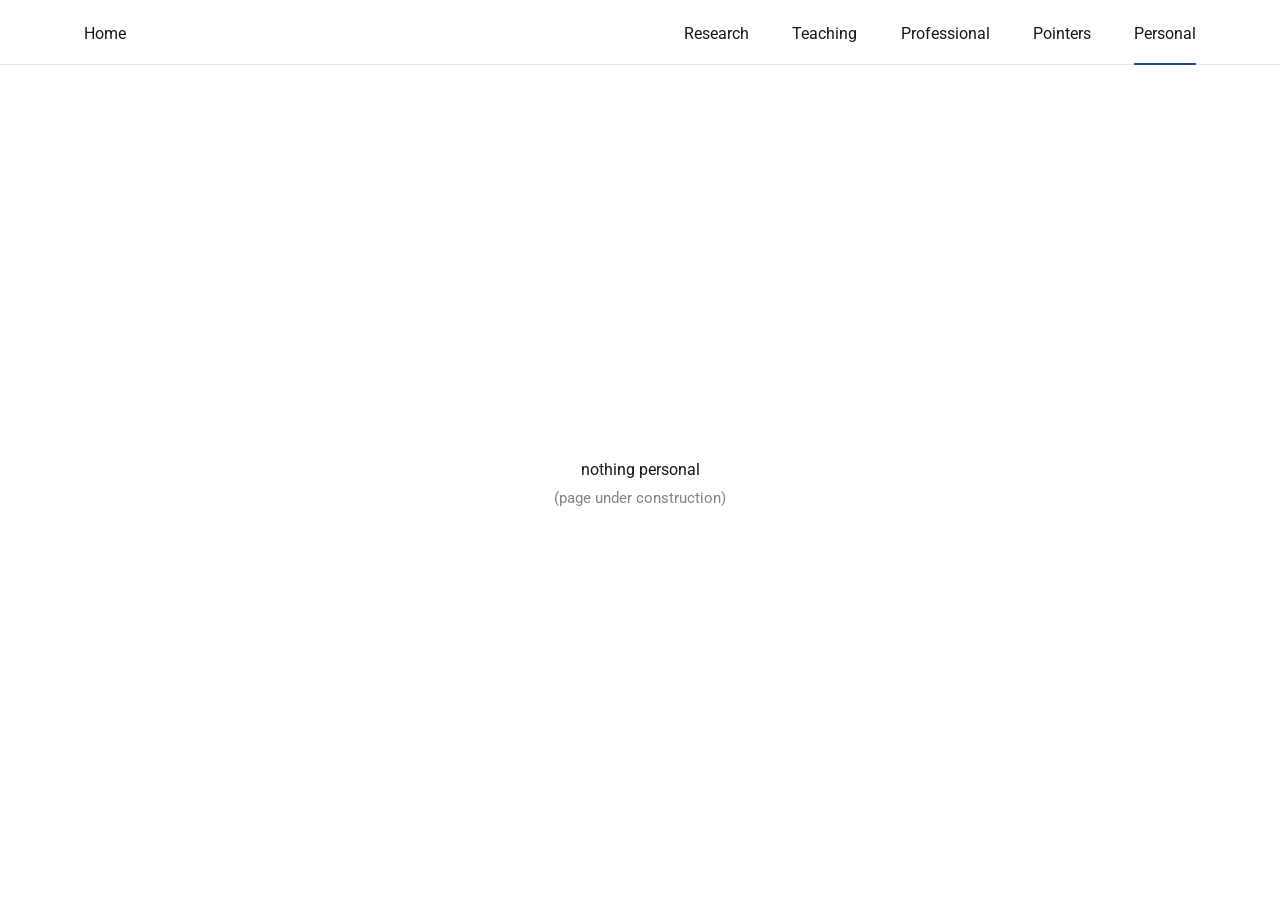
<file: personal.html>
<!doctype html>
<html lang="en">
  <head>
    <meta charset="utf-8">
    <meta name="viewport" content="width=device-width, initial-scale=1">
    <title>Personal | Prasanna Ramakrishnan</title>
    <link rel="preconnect" href="https://fonts.googleapis.com">
    <link rel="preconnect" href="https://fonts.gstatic.com" crossorigin>
    <link href="https://fonts.googleapis.com/css2?family=Roboto:wght@400;500;600&amp;display=swap" rel="stylesheet">
    <link rel="stylesheet" href="styles.css">
  </head>
  <body>
    <div class="site-shell">
      <header class="site-header">
        <nav class="site-nav" aria-label="Primary navigation">
          <a class="nav-link" href="index.html">Home</a>
          <div class="nav-group">
            <a class="nav-link" href="papers.html">Research</a>
            <a class="nav-link" href="teaching.html">Teaching</a>
            <a class="nav-link" href="professional.html">Professional</a>
            <a class="nav-link" href="pointers.html">Pointers</a>
            <a class="nav-link active" href="personal.html" aria-current="page">Personal</a>
          </div>
        </nav>
      </header>
      <main class="personal-main"><h1 class="visually-hidden">Personal</h1><p>nothing personal<br><span class="personal-status">(page under construction)</span></p></main>
    </div>
  </body>
</html>
</file>
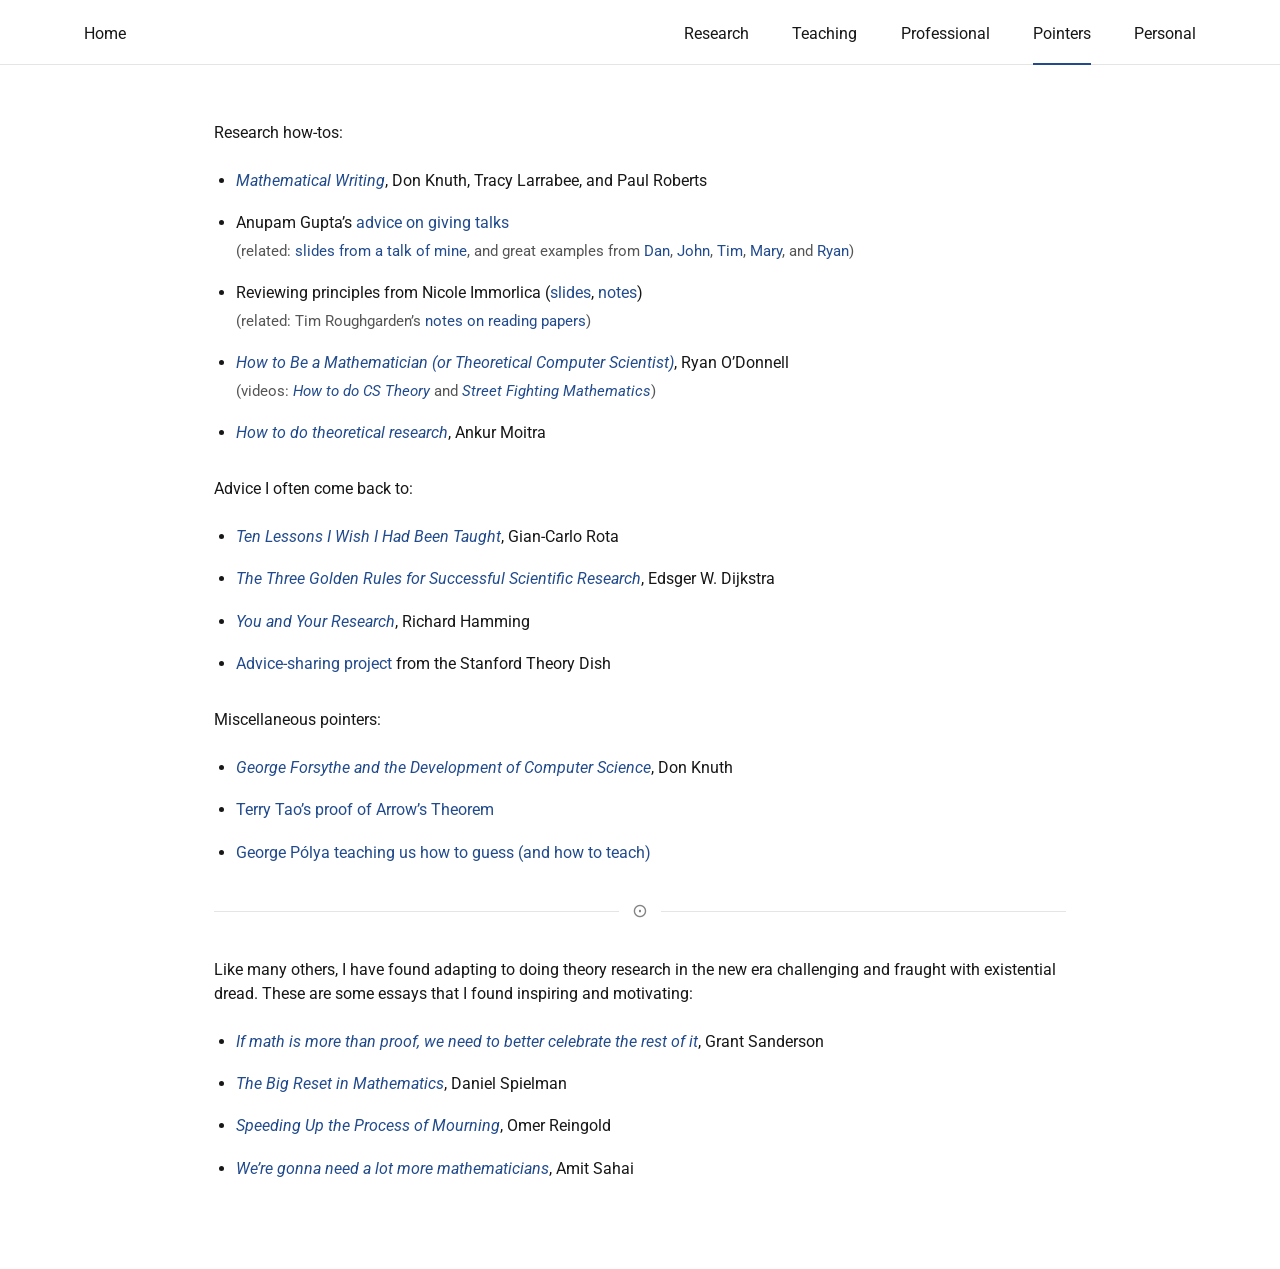
<file: pointers.html>
<!doctype html>
<html lang="en">
  <head>
    <meta charset="utf-8">
    <meta name="viewport" content="width=device-width, initial-scale=1">
    <title>Pointers | Prasanna Ramakrishnan</title>
    <link rel="preconnect" href="https://fonts.googleapis.com">
    <link rel="preconnect" href="https://fonts.gstatic.com" crossorigin>
    <link href="https://fonts.googleapis.com/css2?family=Roboto:ital,wght@0,400;0,500;0,600;1,400&amp;display=swap" rel="stylesheet">
    <link rel="stylesheet" href="styles.css?v=2">
  </head>
  <body>
    <div class="site-shell">
      <header class="site-header">
        <nav class="site-nav" aria-label="Primary navigation">
          <a class="nav-link" href="index.html">Home</a>
          <div class="nav-group">
            <a class="nav-link" href="papers.html">Research</a>
            <a class="nav-link" href="teaching.html">Teaching</a>
            <a class="nav-link" href="professional.html">Professional</a>
            <a class="nav-link active" href="pointers.html" aria-current="page">Pointers</a>
            <a class="nav-link" href="personal.html">Personal</a>
          </div>
        </nav>
      </header>
      <main class="content-main pointers-main">
        <h1 class="visually-hidden">Pointers</h1>
        <p class="pointers-intro">Research how-tos:</p>
        <ul class="pointer-list">
          <li><a class="pointer-title" href="https://jmlr.csail.mit.edu/reviewing-papers/knuth_mathematical_writing.pdf">Mathematical Writing</a>, Don Knuth, Tracy Larrabee, and Paul Roberts</li>
          <li>
            Anupam Gupta’s <a href="https://cs.nyu.edu/~anupamg/speaking.html">advice on giving talks</a>
            <p class="pointer-note">(related: <a href="files/how-to-talk.pdf">slides from a talk of mine</a>, and great examples from <a href="https://www.youtube.com/watch?v=4M8_Oo7lpiA" title="Dan Boneh — Cryptography: From Mathematical Magic to Secure Communication">Dan</a>, <a href="https://www.youtube.com/watch?v=mcwpe8iJ5uo" title="John Wright — Intro to Quantum Codes">John</a>, <a href="https://www.youtube.com/watch?v=cKeuB4B1Ww8" title="Tim Roughgarden — Computer Science and Game Theory: A Conversation">Tim</a>, <a href="https://www.youtube.com/watch?v=xE4jEKx9fTM" title="Mary Wootters — Error Error Error Correcting Correcting Correcting Codes Codes Codes">Mary</a>, and <a href="https://www.youtube.com/watch?v=Ys11H5smSIM" title="Ryan O’Donnell — Optimal Mean-based Algorithms for Trace Reconstruction">Ryan</a>)</p>
          </li>
          <li>
            Reviewing principles from Nicole Immorlica (<a href="https://let-all.com/assets/slides/How-to-ALT22-Nicole.pdf">slides</a>, <a href="https://let-all.com/assets/slides/How-to-ALT22-Nicole-Notes.pdf">notes</a>)
            <p class="pointer-note">(related: Tim Roughgarden’s <a href="https://cs.stanford.edu/~rishig/courses/ref/paper-reading-technical.pdf">notes on reading papers</a>)</p>
          </li>
          <li>
            <a class="pointer-title" href="https://www.cs.cmu.edu/~odonnell/toolkit13/how-to-do-math-and-tcs.pdf">How to Be a Mathematician (or Theoretical Computer Scientist)</a>, Ryan O’Donnell
            <p class="pointer-note">(videos: <a class="pointer-title" href="https://www.youtube.com/watch?v=YFUIPg8P2sY">How to do CS Theory</a> and <a class="pointer-title" href="https://www.youtube.com/watch?v=qP4XEZ54eSc">Street Fighting Mathematics</a>)</p>
          </li>
          <li><a class="pointer-title" href="https://drive.google.com/file/d/15VaTSbMiTUleuEcDoMi-yS4RPVFcSAaB/view">How to do theoretical research</a>, Ankur Moitra</li>
        </ul>
        <p class="pointers-intro-spaced">Advice I often come back to:</p>
        <ul class="pointer-list">
          <li><a class="pointer-title" href="https://faculty.ustc.edu.cn/yqliang/files/teaching/10lessons.pdf">Ten Lessons I Wish I Had Been Taught</a>, Gian-Carlo Rota</li>
          <li><a class="pointer-title" href="https://www.cs.utexas.edu/~EWD/transcriptions/EWD06xx/EWD637.html">The Three Golden Rules for Successful Scientific Research</a>, Edsger W. Dijkstra</li>
          <li><a class="pointer-title" href="https://fs.blog/great-talks/richard-hamming-your-research/">You and Your Research</a>, Richard Hamming</li>
          <li><a href="https://theorydish.blog/tag/tips/">Advice-sharing project</a> from the Stanford Theory Dish</li>
        </ul>
        <p class="pointers-intro-spaced">Miscellaneous pointers:</p>
        <ul class="pointer-list">
          <li><a class="pointer-title" href="https://icmedrupal8.sites.stanford.edu/sites/g/files/sbiybj17116/files/media/file/forsythe_knuth.pdf">George Forsythe and the Development of Computer Science</a>, Don Knuth</li>
          <li><a href="https://www.math.ucla.edu/~tao/arrow.pdf">Terry Tao’s proof of Arrow’s Theorem</a></li>
          <li><a href="https://www.youtube.com/watch?v=h0gbw-Ur_do">George Pólya teaching us how to guess (and how to teach)</a></li>
        </ul>
        <div class="era-divider" role="separator" aria-label="Singularity">
          <span aria-hidden="true">⊙</span>
        </div>
        <p class="pointers-intro-spaced">Like many others, I have found adapting to doing theory research in the new era challenging and fraught with existential dread. These are some essays that I found inspiring and motivating:</p>
        <ul class="pointer-list">
          <li><a class="pointer-title" href="https://terrytao.wordpress.com/2026/09/18/if-math-is-more-than-proof-we-need-to-better-celebrate-the-rest-of-it/">If math is more than proof, we need to better celebrate the rest of it</a>, Grant Sanderson</li>
          <li><a class="pointer-title" href="https://mathadjacent.com/p/the-big-reset-in-mathematics">The Big Reset in Mathematics</a>, Daniel Spielman</li>
          <li><a class="pointer-title" href="https://theorydish.blog/2026/09/29/speeding-up-the-process-of-mourning/">Speeding Up the Process of Mourning</a>, Omer Reingold</li>
          <li><a class="pointer-title" href="https://terrytao.wordpress.com/2026/09/24/were-gonna-need-a-lot-more-mathematicians/">We’re gonna need a lot more mathematicians</a>, Amit Sahai</li>
        </ul>
      </main>
    </div>
  </body>
</html>
</file>
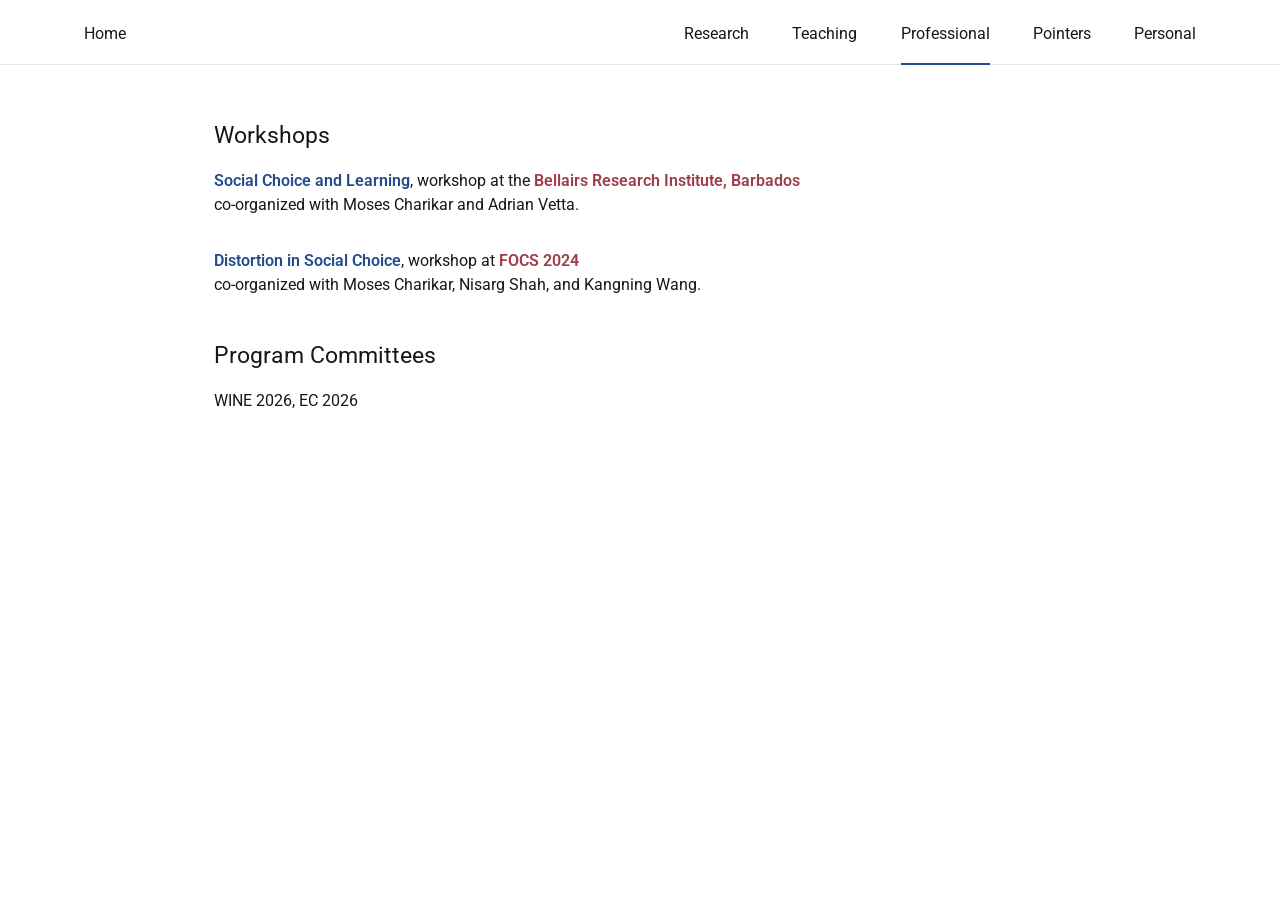
<file: professional.html>
<!doctype html>
<html lang="en">
  <head>
    <meta charset="utf-8">
    <meta name="viewport" content="width=device-width, initial-scale=1">
    <title>Professional | Prasanna Ramakrishnan</title>
    <link rel="preconnect" href="https://fonts.googleapis.com">
    <link rel="preconnect" href="https://fonts.gstatic.com" crossorigin>
    <link href="https://fonts.googleapis.com/css2?family=Roboto:wght@400;500;600&amp;display=swap" rel="stylesheet">
    <link rel="stylesheet" href="styles.css">
  </head>
  <body>
    <div class="site-shell">
      <header class="site-header">
        <nav class="site-nav" aria-label="Primary navigation">
          <a class="nav-link" href="index.html">Home</a>
          <div class="nav-group">
            <a class="nav-link" href="papers.html">Research</a>
            <a class="nav-link" href="teaching.html">Teaching</a>
            <a class="nav-link active" href="professional.html" aria-current="page">Professional</a>
            <a class="nav-link" href="pointers.html">Pointers</a>
            <a class="nav-link" href="personal.html">Personal</a>
          </div>
        </nav>
      </header>
      <main class="content-main">
        <h1 class="visually-hidden">Professional</h1>
        <section aria-labelledby="workshops-heading">
          <h2 id="workshops-heading">Workshops</h2>
          <ul class="professional-list">
            <li><a class="paper-title" href="https://www.math.mcgill.ca/vetta/workshop.html">Social Choice and Learning</a>, workshop at the <span class="venue">Bellairs Research Institute, Barbados</span><br>co-organized with Moses Charikar and Adrian Vetta.</li>
            <li><a class="paper-title" href="https://sites.google.com/view/distortion-focs24/">Distortion in Social Choice</a>, workshop at <span class="venue">FOCS 2024</span><br>co-organized with Moses Charikar, Nisarg Shah, and Kangning Wang.</li>
          </ul>
        </section>
        <section class="program-committees" aria-labelledby="program-committees-heading">
          <h2 id="program-committees-heading">Program Committees</h2>
          <p>WINE 2026, EC 2026</p>
        </section>
      </main>
    </div>
  </body>
</html>
</file>
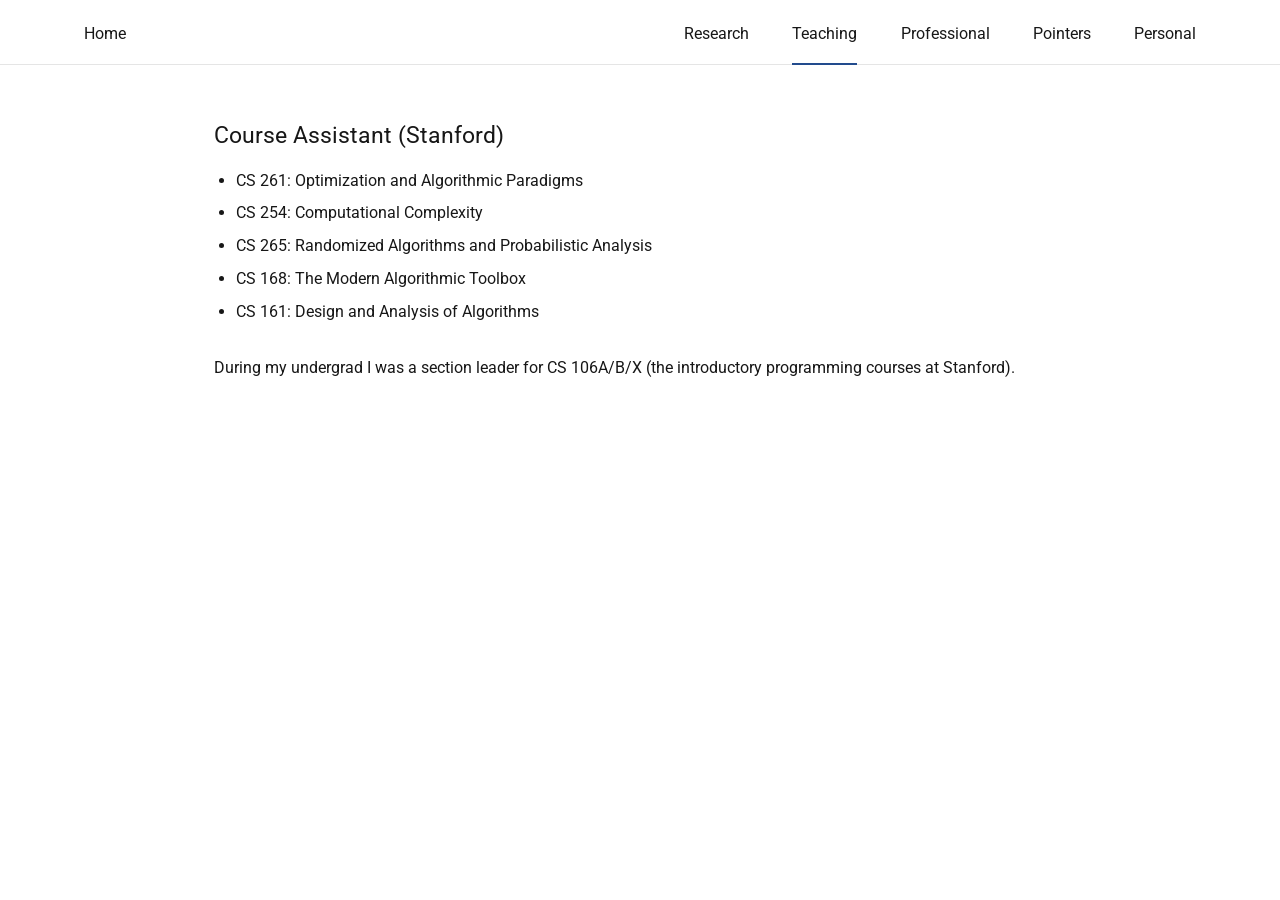
<file: teaching.html>
<!doctype html>
<html lang="en">
  <head>
    <meta charset="utf-8">
    <meta name="viewport" content="width=device-width, initial-scale=1">
    <title>Teaching | Prasanna Ramakrishnan</title>
    <link rel="preconnect" href="https://fonts.googleapis.com">
    <link rel="preconnect" href="https://fonts.gstatic.com" crossorigin>
    <link href="https://fonts.googleapis.com/css2?family=Roboto:wght@400;500;600&amp;display=swap" rel="stylesheet">
    <link rel="stylesheet" href="styles.css">
  </head>
  <body>
    <div class="site-shell">
      <header class="site-header">
        <nav class="site-nav" aria-label="Primary navigation">
          <a class="nav-link" href="index.html">Home</a>
          <div class="nav-group">
            <a class="nav-link" href="papers.html">Research</a>
            <a class="nav-link active" href="teaching.html" aria-current="page">Teaching</a>
            <a class="nav-link" href="professional.html">Professional</a>
            <a class="nav-link" href="pointers.html">Pointers</a>
            <a class="nav-link" href="personal.html">Personal</a>
          </div>
        </nav>
      </header>
      <main class="content-main">
        <h1 class="visually-hidden">Teaching</h1>
        <section class="teaching-section" aria-labelledby="course-assistant-heading">
          <h2 id="course-assistant-heading">Course Assistant (Stanford)</h2>
          <ul class="teaching-list">
            <li>CS 261: Optimization and Algorithmic Paradigms</li>
            <li>CS 254: Computational Complexity</li>
            <li>CS 265: Randomized Algorithms and Probabilistic Analysis</li>
            <li>CS 168: The Modern Algorithmic Toolbox</li>
            <li>CS 161: Design and Analysis of Algorithms</li>
          </ul>
          <p class="section-leader-note">During my undergrad I was a section leader for CS 106A/B/X (the introductory programming courses at Stanford).</p>
        </section>
      </main>
    </div>
  </body>
</html>
</file>
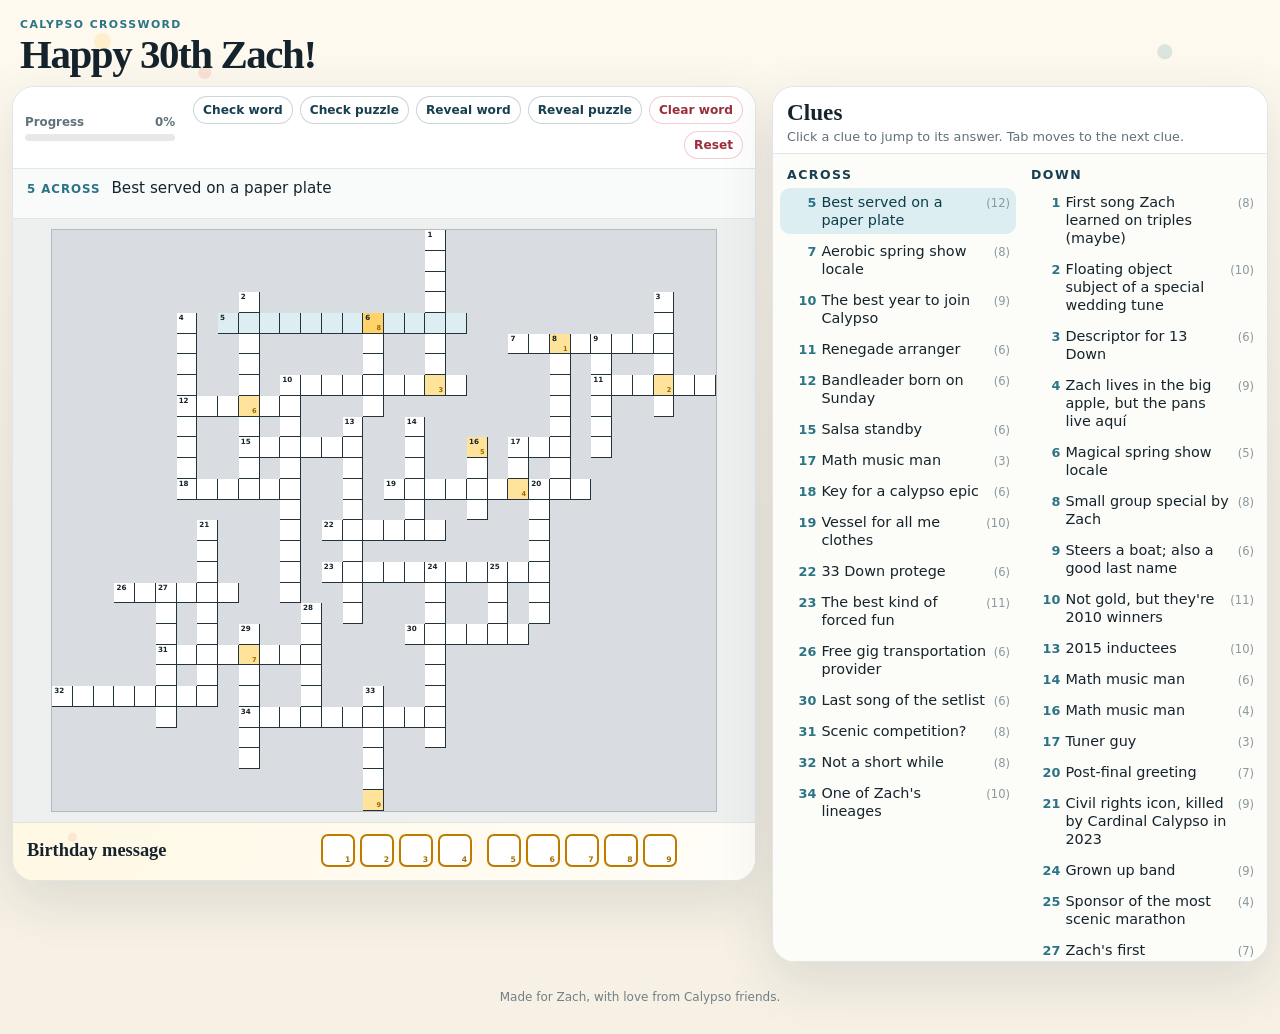
<file: zach30/calypso-crossword.html>
<!doctype html>
<html lang="en">
<head>
  <meta charset="utf-8">
  <meta name="viewport" content="width=device-width, initial-scale=1">
  <meta name="theme-color" content="#173f50">
  <title>Happy 30th Zach! — Calypso Crossword</title>
  <style>
    :root {
      --ink: #15242c;
      --muted: #60717a;
      --navy: #173f50;
      --teal: #2b7485;
      --teal-soft: #dceef2;
      --paper: #fffdf8;
      --cream: #f6f0e5;
      --block: #d9dde1;
      --line: #22333b;
      --gold: #ffe39a;
      --gold-deep: #9d6800;
      --coral: #e56854;
      --wrong: #c83f4d;
      --wrong-soft: #ffe2e5;
      --right: #34795d;
      --shadow: 0 18px 55px rgba(35, 47, 54, .12);
      --radius: 22px;
    }

    * { box-sizing: border-box; }

    html {
      min-height: 100%;
      background: var(--cream);
      color: var(--ink);
      font-family: "Avenir Next", "Segoe UI", "Trebuchet MS", system-ui, sans-serif;
    }

    body {
      min-height: 100vh;
      margin: 0;
      background:
        radial-gradient(circle at 8% 4%, rgba(255, 210, 94, .24) 0 8px, transparent 9px),
        radial-gradient(circle at 16% 7%, rgba(229, 104, 84, .16) 0 6px, transparent 7px),
        radial-gradient(circle at 91% 5%, rgba(43, 116, 133, .16) 0 7px, transparent 8px),
        linear-gradient(180deg, #fffaf0 0, var(--cream) 32rem);
    }

    button, input { font: inherit; }

    button {
      color: inherit;
      touch-action: manipulation;
    }

    .site-header {
      max-width: 1320px;
      margin: 0 auto;
      padding: 18px 20px 12px;
      display: flex;
      align-items: center;
      justify-content: space-between;
      gap: 16px;
    }

    .eyebrow {
      margin: 0 0 3px;
      color: var(--teal);
      font-size: .68rem;
      font-weight: 800;
      letter-spacing: .13em;
      text-transform: uppercase;
    }

    h1 {
      margin: 0;
      font-family: Georgia, "Times New Roman", serif;
      font-size: clamp(1.85rem, 3.2vw, 3.2rem);
      font-weight: 700;
      line-height: .98;
      letter-spacing: -.035em;
    }

    .workspace {
      width: min(1320px, calc(100% - 24px));
      margin: 0 auto 28px;
      display: grid;
      grid-template-columns: minmax(690px, 1.2fr) minmax(390px, .8fr);
      gap: 16px;
      align-items: start;
    }

    .card {
      overflow: hidden;
      border: 1px solid rgba(23, 63, 80, .12);
      border-radius: var(--radius);
      background: rgba(255, 253, 248, .95);
      box-shadow: var(--shadow);
      backdrop-filter: blur(8px);
    }

    .puzzle-card { min-width: 0; }

    .toolbar {
      display: flex;
      align-items: center;
      justify-content: space-between;
      gap: 10px;
      padding: 9px 12px;
      border-bottom: 1px solid rgba(23, 63, 80, .12);
      background: #fff;
    }

    .progress-wrap {
      min-width: 150px;
      display: grid;
      gap: 5px;
    }

    .progress-label {
      display: flex;
      justify-content: space-between;
      color: var(--muted);
      font-size: .74rem;
      font-weight: 700;
    }

    .progress-track {
      height: 7px;
      overflow: hidden;
      border-radius: 999px;
      background: #e8e9e7;
    }

    .progress-fill {
      width: 0;
      height: 100%;
      border-radius: inherit;
      background: linear-gradient(90deg, var(--teal), #64a89c);
      transition: width .25s ease;
    }

    .toolbar-actions {
      display: flex;
      flex-wrap: wrap;
      justify-content: flex-end;
      gap: 7px;
    }

    .tool-button, .mini-button {
      border: 1px solid rgba(23, 63, 80, .22);
      border-radius: 999px;
      background: white;
      padding: 6px 9px;
      color: var(--navy);
      font-size: .76rem;
      font-weight: 750;
      cursor: pointer;
      transition: transform .15s ease, border-color .15s ease, background .15s ease;
    }

    .tool-button:hover, .mini-button:hover {
      border-color: var(--teal);
      background: #f1fafb;
      transform: translateY(-1px);
    }

    .tool-button:focus-visible, .mini-button:focus-visible, .clue:focus-visible {
      outline: 3px solid rgba(43, 116, 133, .3);
      outline-offset: 2px;
    }

    .tool-button.danger {
      border-color: rgba(200, 63, 77, .25);
      color: #9a2f3a;
    }

    .current-clue {
      min-height: 50px;
      padding: 9px 14px;
      display: grid;
      grid-template-columns: auto 1fr;
      gap: 11px;
      align-items: baseline;
      border-bottom: 1px solid rgba(23, 63, 80, .12);
      background: #f8fbfa;
    }

    .current-label {
      color: var(--teal);
      font-size: .74rem;
      font-weight: 850;
      letter-spacing: .08em;
      text-transform: uppercase;
      white-space: nowrap;
    }

    .current-text {
      font-size: .95rem;
      line-height: 1.35;
    }

    .grid-stage {
      overflow: auto;
      padding: 10px;
      background: #eef0ef;
      overscroll-behavior: contain;
    }

    .crossword-grid {
      --cols: 32;
      --rows: 28;
      width: clamp(620px, 52vw, 720px);
      max-width: none;
      aspect-ratio: var(--cols) / var(--rows);
      display: grid;
      grid-template-columns: repeat(var(--cols), 1fr);
      grid-template-rows: repeat(var(--rows), 1fr);
      margin: 0 auto;
      border: 1px solid rgba(34, 51, 59, .2);
      background: var(--block);
      outline: none;
      user-select: none;
    }

    .block {
      min-width: 0;
      min-height: 0;
      background: var(--block);
    }

    .cell {
      position: relative;
      min-width: 0;
      min-height: 0;
      margin: 0;
      padding: 0;
      overflow: hidden;
      border: 0;
      border-right: 1px solid var(--line);
      border-bottom: 1px solid var(--line);
      background: white;
      cursor: pointer;
      isolation: isolate;
    }

    .cell::before {
      content: "";
      position: absolute;
      inset: 0;
      z-index: -1;
      background: transparent;
    }

    .cell.active::before { background: var(--teal-soft); }
    .cell.message::before { background: var(--gold); }
    .cell.message.active::before { background: #ffd36a; }

    .cell.selected {
      z-index: 2;
      box-shadow: inset 0 0 0 3px var(--teal);
    }

    .cell.wrong::before { background: var(--wrong-soft); }
    .cell.wrong .cell-letter { color: var(--wrong); }
    .cell.revealed .cell-letter { color: #855c00; }

    .cell-number {
      position: absolute;
      top: 1px;
      left: 2px;
      color: #162229;
      font-size: clamp(5px, .56vw, 8px);
      font-weight: 650;
      line-height: 1;
    }

    .cell-letter {
      position: absolute;
      inset: 21% 0 0;
      display: grid;
      place-items: center;
      color: #111a1f;
      font-size: clamp(9px, 1.2vw, 18px);
      font-weight: 760;
      line-height: 1;
      text-transform: uppercase;
    }

    .message-number {
      position: absolute;
      right: 2px;
      bottom: 1px;
      color: var(--gold-deep);
      font-size: clamp(5px, .52vw, 8px);
      font-weight: 900;
      line-height: 1;
    }

    .message-panel {
      padding: 11px 14px 13px;
      display: grid;
      grid-template-columns: minmax(130px, .45fr) minmax(310px, 1fr);
      gap: 12px;
      align-items: center;
      border-top: 1px solid rgba(23, 63, 80, .12);
      background:
        radial-gradient(circle at 8% 25%, rgba(229, 104, 84, .13) 0 4px, transparent 5px),
        linear-gradient(110deg, #fff8e4, #fffdf8);
    }

    .message-copy h2 {
      margin: 0;
      font-family: Georgia, "Times New Roman", serif;
      font-size: 1.15rem;
    }

    .message-boxes {
      display: flex;
      align-items: center;
      justify-content: center;
      gap: 5px;
    }

    .message-boxes .word-gap { margin-left: 10px; }

    .message-box {
      position: relative;
      width: clamp(28px, 2.65vw, 36px);
      aspect-ratio: 1;
      display: grid;
      place-items: center;
      border: 2px solid #bd7b00;
      border-radius: 7px;
      background: white;
      color: var(--navy);
      font-size: clamp(1rem, 2vw, 1.45rem);
      font-weight: 850;
      text-transform: uppercase;
      transition: transform .18s ease, background .18s ease, border-color .18s ease;
    }

    .message-box::after {
      content: attr(data-index);
      position: absolute;
      right: 3px;
      bottom: 1px;
      color: #a66e00;
      font-size: .48rem;
      font-weight: 900;
    }

    .message-box.correct {
      border-color: var(--right);
      background: #eaf7ef;
      transform: translateY(-2px);
    }

    .message-panel.complete {
      background:
        radial-gradient(circle at 8% 25%, rgba(229, 104, 84, .18) 0 4px, transparent 5px),
        linear-gradient(110deg, #fff2bb, #f1faef);
    }

    .clues-card {
      min-width: 0;
      max-height: calc(100vh - 24px);
      position: sticky;
      top: 12px;
      display: flex;
      flex-direction: column;
    }

    .clues-header {
      padding: 12px 14px 9px;
      border-bottom: 1px solid rgba(23, 63, 80, .12);
      background: white;
    }

    .clues-header h2 {
      margin: 0;
      font-family: Georgia, "Times New Roman", serif;
      font-size: 1.45rem;
    }

    .clues-header p {
      margin: 3px 0 0;
      color: var(--muted);
      font-size: .8rem;
    }

    .clue-columns {
      min-height: 0;
      overflow: auto;
      padding: 5px 7px 10px;
      display: grid;
      grid-template-columns: 1fr 1fr;
      gap: 8px;
      background: #fcfcf8;
    }

    .clue-section h3 {
      position: sticky;
      top: 0;
      z-index: 2;
      margin: 0;
      padding: 8px 7px 6px;
      background: rgba(252, 252, 248, .96);
      color: var(--navy);
      font-size: .78rem;
      letter-spacing: .12em;
      text-transform: uppercase;
    }

    .clue-list {
      display: grid;
      gap: 3px;
    }

    .clue {
      width: 100%;
      display: grid;
      grid-template-columns: 1.9rem 1fr auto;
      gap: 5px;
      align-items: baseline;
      border: 0;
      border-radius: 10px;
      background: transparent;
      padding: 5px 6px;
      text-align: left;
      cursor: pointer;
    }

    .clue:hover { background: #edf5f5; }
    .clue.active { background: var(--teal-soft); color: #0d3d49; }
    .clue.solved { color: #6d7c82; }
    .clue.solved .clue-text { text-decoration: line-through; text-decoration-thickness: 1px; }

    .clue-number {
      color: var(--teal);
      font-size: .8rem;
      font-weight: 850;
      text-align: right;
    }

    .clue-text {
      font-size: .9rem;
      line-height: 1.25;
    }

    .clue-length {
      color: #8b989d;
      font-size: .72rem;
    }

    .toast {
      position: fixed;
      left: 50%;
      bottom: 24px;
      z-index: 100;
      max-width: calc(100vw - 40px);
      transform: translate(-50%, 22px);
      opacity: 0;
      pointer-events: none;
      border-radius: 999px;
      background: #132f3c;
      padding: 11px 17px;
      color: white;
      font-size: .84rem;
      font-weight: 700;
      box-shadow: 0 12px 32px rgba(15, 38, 48, .26);
      transition: opacity .2s ease, transform .2s ease;
    }

    .toast.show { opacity: 1; transform: translate(-50%, 0); }

    .confetti-layer {
      position: fixed;
      inset: 0;
      z-index: 90;
      overflow: hidden;
      pointer-events: none;
    }

    .confetti-piece {
      position: absolute;
      top: -24px;
      left: var(--x);
      width: var(--w);
      height: var(--h);
      border-radius: 2px;
      background: var(--color);
      opacity: .95;
      animation: confetti-fall var(--duration) cubic-bezier(.18, .7, .4, 1) var(--delay) forwards;
    }

    @keyframes confetti-fall {
      0% { transform: translate3d(0, -3vh, 0) rotate(0deg); }
      100% { transform: translate3d(var(--drift), 108vh, 0) rotate(var(--spin)); }
    }

    .footer {
      padding: 0 24px 30px;
      color: #718087;
      font-size: .75rem;
      text-align: center;
    }

    .sr-only {
      position: absolute !important;
      width: 1px !important;
      height: 1px !important;
      padding: 0 !important;
      margin: -1px !important;
      overflow: hidden !important;
      clip: rect(0, 0, 0, 0) !important;
      white-space: nowrap !important;
      border: 0 !important;
    }

    @media (max-width: 1140px) {
      .site-header { align-items: flex-start; }
      .workspace { grid-template-columns: 1fr; }
      .clues-card { position: static; max-height: none; }
      .clue-columns { max-height: 620px; }
      .crossword-grid { width: 720px; }
    }

    @media (max-width: 700px) {
      .site-header {
        padding: 18px 16px 10px;
        display: block;
      }
      .workspace { width: calc(100% - 20px); gap: 12px; }
      .toolbar { align-items: flex-start; }
      .progress-wrap { min-width: 110px; }
      .tool-button { padding: 6px 9px; font-size: .7rem; }
      .current-clue { grid-template-columns: 1fr; gap: 2px; }
      .grid-stage { padding: 8px; }
      .crossword-grid { width: 680px; }
      .message-panel { grid-template-columns: 1fr; gap: 10px; }
      .message-copy { text-align: center; }
      .message-boxes { gap: 3px; }
      .message-boxes .word-gap { margin-left: 7px; }
      .message-box { width: 29px; }
      .clue-columns { grid-template-columns: 1fr; max-height: none; }
    }

    @media print {
      body { background: white; }
      .site-header, .toolbar, .current-clue, .clues-card, .footer { display: none !important; }
      .workspace { display: block; width: 100%; margin: 0; }
      .puzzle-card { border: 0; box-shadow: none; }
      .grid-stage { overflow: visible; padding: 0; background: white; }
      .crossword-grid { width: 100%; }
      .message-panel { break-inside: avoid; }
    }

    @media (prefers-reduced-motion: reduce) {
      *, *::before, *::after {
        scroll-behavior: auto !important;
        transition-duration: .001ms !important;
        animation-duration: .001ms !important;
        animation-iteration-count: 1 !important;
      }
    }
  </style>
</head>
<body>
  <header class="site-header">
    <div>
      <p class="eyebrow">Calypso Crossword</p>
      <h1>Happy 30th Zach!</h1>
    </div>
  </header>

  <main class="workspace">
    <section class="card puzzle-card" aria-label="Interactive crossword">
      <div class="toolbar">
        <div class="progress-wrap" aria-label="Puzzle progress">
          <div class="progress-label">
            <span>Progress</span>
            <span id="progress-value">0%</span>
          </div>
          <div class="progress-track"><div class="progress-fill" id="progress-fill"></div></div>
        </div>
        <div class="toolbar-actions" aria-label="Puzzle tools">
          <button class="tool-button" id="check-word" type="button">Check word</button>
          <button class="tool-button" id="check-all" type="button">Check puzzle</button>
          <button class="tool-button" id="reveal-word" type="button">Reveal word</button>
          <button class="tool-button" id="reveal-all" type="button">Reveal puzzle</button>
          <button class="tool-button danger" id="clear-word" type="button">Clear word</button>
          <button class="tool-button danger" id="clear-all" type="button">Reset</button>
        </div>
      </div>

      <div class="current-clue" aria-live="polite">
        <span class="current-label" id="current-label">Select a clue</span>
        <span class="current-text" id="current-text">Click a square or clue to begin.</span>
      </div>

      <div class="grid-stage">
        <div
          class="crossword-grid"
          id="crossword-grid"
          role="grid"
          aria-label="Crossword grid"
          tabindex="0"
        ></div>
      </div>

      <section class="message-panel" id="message-panel" aria-labelledby="message-title">
        <div class="message-copy">
          <h2 id="message-title">Birthday message</h2>
        </div>
        <div class="message-boxes" id="message-boxes" aria-label="Birthday message extraction"></div>
      </section>
    </section>

    <aside class="card clues-card" aria-label="Crossword clues">
      <div class="clues-header">
        <h2>Clues</h2>
        <p>Click a clue to jump to its answer. Tab moves to the next clue.</p>
      </div>
      <div class="clue-columns">
        <section class="clue-section">
          <h3>Across</h3>
          <div class="clue-list" id="across-clues"></div>
        </section>
        <section class="clue-section">
          <h3>Down</h3>
          <div class="clue-list" id="down-clues"></div>
        </section>
      </div>
    </aside>
  </main>

  <footer class="footer">Made for Zach, with love from Calypso friends.</footer>
  <div class="toast" id="toast" role="status" aria-live="polite"></div>
  <div class="confetti-layer" id="confetti-layer" aria-hidden="true"></div>

  <script>
  (() => {
    "use strict";

    const PUZZLE = {"id":"zach30-calypso-crossword-v1","title":"Happy 30th Zach!","byline":"Calypso friends","width":32,"height":28,"entries":[{"number":1,"direction":"D","answer":"BELIEVER","row":0,"col":18,"clue":"First song Zach learned on triples (maybe)"},{"number":2,"direction":"D","answer":"LUFTBALLON","row":3,"col":9,"clue":"Floating object subject of a special wedding tune"},{"number":3,"direction":"D","answer":"CAYOOT","row":3,"col":29,"clue":"Descriptor for 13 Down"},{"number":4,"direction":"D","answer":"MANZANITA","row":4,"col":6,"clue":"Zach lives in the big apple, but the pans live aquí"},{"number":5,"direction":"A","answer":"SUPERLATIVES","row":4,"col":8,"clue":"Best served on a paper plate"},{"number":6,"direction":"D","answer":"TOYON","row":4,"col":15,"clue":"Magical spring show locale"},{"number":7,"direction":"A","answer":"MCMURTRY","row":5,"col":22,"clue":"Aerobic spring show locale"},{"number":8,"direction":"D","answer":"MAMMAMIA","row":5,"col":24,"clue":"Small group special by Zach"},{"number":9,"direction":"D","answer":"RUDDER","row":5,"col":26,"clue":"Steers a boat; also a good last name"},{"number":10,"direction":"A","answer":"SOPHOMORE","row":7,"col":11,"clue":"The best year to join Calypso"},{"number":10,"direction":"D","answer":"SILVERSTARS","row":7,"col":11,"clue":"Not gold, but they're 2010 winners"},{"number":11,"direction":"A","answer":"DUVONE","row":7,"col":26,"clue":"Renegade arranger"},{"number":12,"direction":"A","answer":"AKWASI","row":8,"col":6,"clue":"Bandleader born on Sunday"},{"number":13,"direction":"D","answer":"CALYPSBABS","row":9,"col":14,"clue":"2015 inductees"},{"number":14,"direction":"D","answer":"JABARI","row":9,"col":17,"clue":"Math music man"},{"number":15,"direction":"A","answer":"LAVIDA","row":10,"col":9,"clue":"Salsa standby"},{"number":16,"direction":"D","answer":"PRAS","row":10,"col":20,"clue":"Math music man"},{"number":17,"direction":"A","answer":"JIM","row":10,"col":22,"clue":"Math music man"},{"number":17,"direction":"D","answer":"JOE","row":10,"col":22,"clue":"Tuner guy"},{"number":18,"direction":"A","answer":"AMINOR","row":12,"col":6,"clue":"Key for a calypso epic"},{"number":19,"direction":"A","answer":"GARBAGEBAG","row":12,"col":16,"clue":"Vessel for all me clothes"},{"number":20,"direction":"D","answer":"BEERHUG","row":12,"col":23,"clue":"Post-final greeting"},{"number":21,"direction":"D","answer":"BELAFONTE","row":14,"col":7,"clue":"Civil rights icon, killed by Cardinal Calypso in 2023"},{"number":22,"direction":"A","answer":"ASTRID","row":14,"col":13,"clue":"33 Down protege"},{"number":23,"direction":"A","answer":"CALYPSBUNCH","row":16,"col":13,"clue":"The best kind of forced fun"},{"number":24,"direction":"D","answer":"SOCALYPSO","row":16,"col":18,"clue":"Grown up band"},{"number":25,"direction":"D","answer":"NIKE","row":16,"col":21,"clue":"Sponsor of the most scenic marathon"},{"number":26,"direction":"A","answer":"ZIPCAR","row":17,"col":3,"clue":"Free gig transportation provider"},{"number":27,"direction":"D","answer":"POMPEII","row":17,"col":5,"clue":"Zach's first arrangement"},{"number":28,"direction":"D","answer":"STACKS","row":18,"col":12,"clue":"Rollout rendezvous"},{"number":29,"direction":"D","answer":"GROUPME","row":19,"col":9,"clue":"Slack predecessor"},{"number":30,"direction":"A","answer":"HAMMER","row":19,"col":17,"clue":"Last song of the setlist"},{"number":31,"direction":"A","answer":"PANORAMA","row":20,"col":5,"clue":"Scenic competition?"},{"number":32,"direction":"A","answer":"LONGTIME","row":22,"col":0,"clue":"Not a short while"},{"number":33,"direction":"D","answer":"KELSEY","row":22,"col":15,"clue":"Pink moscato aficionado"},{"number":34,"direction":"A","answer":"PRESIDENTS","row":23,"col":9,"clue":"One of Zach's lineages"}],"message":"MOREPARTY","messageCells":[{"row":5,"col":24},{"row":7,"col":29},{"row":7,"col":18},{"row":12,"col":22},{"row":10,"col":20},{"row":8,"col":9},{"row":20,"col":9},{"row":4,"col":15},{"row":27,"col":15}]};
    const storageKey = `${PUZZLE.id}:state`;
    const grid = document.getElementById("crossword-grid");
    const currentLabel = document.getElementById("current-label");
    const currentText = document.getElementById("current-text");
    const progressValue = document.getElementById("progress-value");
    const progressFill = document.getElementById("progress-fill");
    const messagePanel = document.getElementById("message-panel");
    const messageBoxes = document.getElementById("message-boxes");
    const toast = document.getElementById("toast");
    const confettiLayer = document.getElementById("confetti-layer");
    const acrossClues = document.getElementById("across-clues");
    const downClues = document.getElementById("down-clues");

    const keyFor = (row, col) => `${row},${col}`;
    const idFor = (entry) => `${entry.number}${entry.direction}`;
    const directionName = (direction) => direction === "A" ? "Across" : "Down";
    const messageIndexByKey = new Map(
      PUZZLE.messageCells.map((cell, index) => [keyFor(cell.row, cell.col), index])
    );

    const entries = PUZZLE.entries.map((entry) => {
      const id = idFor(entry);
      const cells = [...entry.answer].map((_, index) => ({
        row: entry.row + (entry.direction === "D" ? index : 0),
        col: entry.col + (entry.direction === "A" ? index : 0),
      }));
      return { ...entry, id, cells };
    });
    const entryById = new Map(entries.map((entry) => [entry.id, entry]));
    const entryOrder = [...entries].sort((a, b) =>
      a.row - b.row || a.col - b.col || (a.direction === "A" ? -1 : 1)
    );

    const cells = new Map();
    entries.forEach((entry) => {
      entry.cells.forEach((position, index) => {
        const key = keyFor(position.row, position.col);
        const existing = cells.get(key) || {
          key,
          row: position.row,
          col: position.col,
          solution: entry.answer[index],
          entryIds: [],
          number: null,
          value: "",
          element: null,
        };
        if (existing.solution !== entry.answer[index]) {
          throw new Error(`Conflicting answer data at ${key}`);
        }
        existing.entryIds.push(entry.id);
        if (index === 0) existing.number = entry.number;
        cells.set(key, existing);
      });
    });

    const values = new Map();
    const wrongCells = new Set();
    const revealedCells = new Set();
    let activeEntryId = entryOrder.find((entry) => entry.direction === "A")?.id || entryOrder[0].id;
    let selectedKey = entryById.get(activeEntryId).cells.map((cell) => keyFor(cell.row, cell.col))[0];
    let celebrated = false;
    let toastTimer = null;

    function loadState() {
      try {
        const state = JSON.parse(localStorage.getItem(storageKey) || "{}");
        Object.entries(state.values || {}).forEach(([key, value]) => {
          if (cells.has(key) && /^[A-Z]?$/.test(value)) values.set(key, value);
        });
        (state.revealed || []).forEach((key) => {
          if (cells.has(key)) revealedCells.add(key);
        });
        if (state.activeEntryId && entryById.has(state.activeEntryId)) {
          activeEntryId = state.activeEntryId;
        }
        if (state.selectedKey && cells.has(state.selectedKey)) {
          selectedKey = state.selectedKey;
        }
        celebrated = Boolean(state.celebrated);
      } catch (error) {
        console.warn("Could not restore crossword state", error);
      }
    }

    function saveState() {
      try {
        localStorage.setItem(storageKey, JSON.stringify({
          values: Object.fromEntries(values),
          revealed: [...revealedCells],
          activeEntryId,
          selectedKey,
          celebrated,
        }));
      } catch (error) {
        console.warn("Could not save crossword state", error);
      }
    }

    function buildGrid() {
      grid.style.setProperty("--cols", PUZZLE.width);
      grid.style.setProperty("--rows", PUZZLE.height);
      const fragment = document.createDocumentFragment();
      for (let row = 0; row < PUZZLE.height; row += 1) {
        for (let col = 0; col < PUZZLE.width; col += 1) {
          const key = keyFor(row, col);
          const cell = cells.get(key);
          if (!cell) {
            const block = document.createElement("div");
            block.className = "block";
            block.setAttribute("aria-hidden", "true");
            fragment.appendChild(block);
            continue;
          }
          const button = document.createElement("button");
          button.type = "button";
          button.className = "cell";
          button.dataset.key = key;
          button.dataset.row = row;
          button.dataset.col = col;
          button.setAttribute("role", "gridcell");
          button.tabIndex = -1;

          const number = document.createElement("span");
          number.className = "cell-number";
          number.textContent = cell.number || "";
          const letter = document.createElement("span");
          letter.className = "cell-letter";
          letter.setAttribute("aria-hidden", "true");
          const messageNumber = document.createElement("span");
          messageNumber.className = "message-number";
          messageNumber.setAttribute("aria-hidden", "true");

          if (messageIndexByKey.has(key)) {
            button.classList.add("message");
            messageNumber.textContent = String(messageIndexByKey.get(key) + 1);
          }
          button.append(number, letter, messageNumber);
          button.addEventListener("click", () => handleCellClick(key));
          cell.element = button;
          fragment.appendChild(button);
        }
      }
      grid.appendChild(fragment);
    }

    function buildClues() {
      [acrossClues, downClues].forEach((container) => { container.textContent = ""; });
      entries
        .slice()
        .sort((a, b) => a.number - b.number || (a.direction === "A" ? -1 : 1))
        .forEach((entry) => {
          const button = document.createElement("button");
          button.type = "button";
          button.className = "clue";
          button.dataset.entryId = entry.id;
          button.innerHTML = `
            <span class="clue-number">${entry.number}</span>
            <span class="clue-text">${escapeHtml(entry.clue)}</span>
            <span class="clue-length">(${entry.answer.length})</span>
          `;
          button.addEventListener("click", () => selectEntry(entry.id, true));
          (entry.direction === "A" ? acrossClues : downClues).appendChild(button);
        });
    }

    function buildMessageBoxes() {
      messageBoxes.textContent = "";
      [...PUZZLE.message].forEach((_, index) => {
        const box = document.createElement("div");
        box.className = "message-box";
        if (index === 4) box.classList.add("word-gap");
        box.dataset.index = index + 1;
        box.setAttribute("aria-label", `Message letter ${index + 1}`);
        messageBoxes.appendChild(box);
      });
    }

    function escapeHtml(text) {
      return String(text).replace(/[&<>"']/g, (character) => ({
        "&": "&amp;",
        "<": "&lt;",
        ">": "&gt;",
        '"': "&quot;",
        "'": "&#039;",
      }[character]));
    }

    function entryCellKeys(entryId) {
      return entryById.get(entryId).cells.map((cell) => keyFor(cell.row, cell.col));
    }

    function chooseEntryForCell(key, requestedDirection = null) {
      const cell = cells.get(key);
      if (requestedDirection) {
        const requested = cell.entryIds.find((id) => entryById.get(id).direction === requestedDirection);
        if (requested) return requested;
      }
      if (cell.entryIds.includes(activeEntryId)) return activeEntryId;
      return cell.entryIds.find((id) => entryById.get(id).direction === "A") || cell.entryIds[0];
    }

    function handleCellClick(key) {
      const cell = cells.get(key);
      if (selectedKey === key && cell.entryIds.length > 1) {
        const currentIndex = cell.entryIds.indexOf(activeEntryId);
        activeEntryId = cell.entryIds[(currentIndex + 1) % cell.entryIds.length];
      } else {
        activeEntryId = chooseEntryForCell(key);
      }
      selectedKey = key;
      renderSelection(true);
    }

    function selectEntry(entryId, focusGrid = false) {
      const entry = entryById.get(entryId);
      activeEntryId = entryId;
      const keys = entryCellKeys(entryId);
      selectedKey = keys.find((key) => !values.get(key)) || keys[0];
      renderSelection(focusGrid);
    }

    function setSelected(key, direction = null, focusGrid = true) {
      if (!cells.has(key)) return;
      activeEntryId = chooseEntryForCell(key, direction);
      selectedKey = key;
      renderSelection(focusGrid);
    }

    function renderSelection(focusGrid = false) {
      const activeKeys = new Set(entryCellKeys(activeEntryId));
      cells.forEach((cell, key) => {
        cell.element.classList.toggle("active", activeKeys.has(key));
        cell.element.classList.toggle("selected", key === selectedKey);
        cell.element.tabIndex = key === selectedKey ? 0 : -1;
      });
      document.querySelectorAll(".clue").forEach((clue) => {
        clue.classList.toggle("active", clue.dataset.entryId === activeEntryId);
      });
      const entry = entryById.get(activeEntryId);
      currentLabel.textContent = `${entry.number} ${directionName(entry.direction)}`;
      currentText.textContent = entry.clue;
      const clueButton = document.querySelector(`.clue[data-entry-id="${activeEntryId}"]`);
      clueButton?.scrollIntoView({ block: "nearest", behavior: "smooth" });
      if (focusGrid) cells.get(selectedKey).element.focus({ preventScroll: true });
      saveState();
    }

    function moveWithinEntry(delta) {
      const keys = entryCellKeys(activeEntryId);
      const index = keys.indexOf(selectedKey);
      const nextIndex = Math.max(0, Math.min(keys.length - 1, index + delta));
      selectedKey = keys[nextIndex];
      renderSelection(true);
    }

    function moveArrow(deltaRow, deltaCol, direction) {
      const selected = cells.get(selectedKey);
      let row = selected.row + deltaRow;
      let col = selected.col + deltaCol;
      while (row >= 0 && row < PUZZLE.height && col >= 0 && col < PUZZLE.width) {
        const key = keyFor(row, col);
        if (cells.has(key)) {
          setSelected(key, direction, true);
          return;
        }
        row += deltaRow;
        col += deltaCol;
      }
    }

    function moveClue(delta) {
      const index = entryOrder.findIndex((entry) => entry.id === activeEntryId);
      const next = (index + delta + entryOrder.length) % entryOrder.length;
      selectEntry(entryOrder[next].id, true);
    }

    function toggleDirection() {
      const cell = cells.get(selectedKey);
      if (cell.entryIds.length < 2) return;
      const current = cell.entryIds.indexOf(activeEntryId);
      activeEntryId = cell.entryIds[(current + 1) % cell.entryIds.length];
      renderSelection(true);
    }

    function enterLetter(letter) {
      values.set(selectedKey, letter.toUpperCase());
      wrongCells.delete(selectedKey);
      revealedCells.delete(selectedKey);
      const keys = entryCellKeys(activeEntryId);
      const index = keys.indexOf(selectedKey);
      if (index < keys.length - 1) selectedKey = keys[index + 1];
      render();
      cells.get(selectedKey).element.focus({ preventScroll: true });
    }

    function erase(backward) {
      const currentValue = values.get(selectedKey) || "";
      if (currentValue) {
        values.delete(selectedKey);
        wrongCells.delete(selectedKey);
        revealedCells.delete(selectedKey);
      } else if (backward) {
        moveWithinEntry(-1);
        values.delete(selectedKey);
        wrongCells.delete(selectedKey);
        revealedCells.delete(selectedKey);
      }
      render();
    }

    function handleKeydown(event) {
      if (event.metaKey || event.ctrlKey || event.altKey) return;
      if (/^[a-zA-Z]$/.test(event.key)) {
        event.preventDefault();
        enterLetter(event.key);
        return;
      }
      const handlers = {
        Backspace: () => erase(true),
        Delete: () => erase(false),
        ArrowLeft: () => moveArrow(0, -1, "A"),
        ArrowRight: () => moveArrow(0, 1, "A"),
        ArrowUp: () => moveArrow(-1, 0, "D"),
        ArrowDown: () => moveArrow(1, 0, "D"),
        Enter: toggleDirection,
        " ": toggleDirection,
        Tab: () => moveClue(event.shiftKey ? -1 : 1),
      };
      const handler = handlers[event.key];
      if (handler) {
        event.preventDefault();
        handler();
      }
    }

    function checkKeys(keys, label) {
      let checked = 0;
      let wrong = 0;
      keys.forEach((key) => {
        const value = values.get(key);
        if (!value) return;
        checked += 1;
        if (value !== cells.get(key).solution) {
          wrongCells.add(key);
          wrong += 1;
        } else {
          wrongCells.delete(key);
        }
      });
      render();
      if (!checked) showToast(`${label} has no letters to check yet.`);
      else if (wrong) showToast(`${wrong} letter${wrong === 1 ? "" : "s"} need another look.`);
      else showToast(`${label} looks good!`);
    }

    function revealKeys(keys) {
      keys.forEach((key) => {
        values.set(key, cells.get(key).solution);
        revealedCells.add(key);
        wrongCells.delete(key);
      });
      render();
    }

    function clearKeys(keys) {
      keys.forEach((key) => {
        values.delete(key);
        revealedCells.delete(key);
        wrongCells.delete(key);
      });
      render();
    }

    function render() {
      cells.forEach((cell, key) => {
        const value = values.get(key) || "";
        cell.element.querySelector(".cell-letter").textContent = value;
        cell.element.classList.toggle("wrong", wrongCells.has(key));
        cell.element.classList.toggle("revealed", revealedCells.has(key));
        const entryNames = cell.entryIds.map((id) => {
          const entry = entryById.get(id);
          return `${entry.number} ${directionName(entry.direction)}`;
        }).join(" and ");
        cell.element.setAttribute(
          "aria-label",
          `Row ${cell.row + 1}, column ${cell.col + 1}, ${entryNames}${value ? `, ${value}` : ", blank"}`
        );
      });

      entries.forEach((entry) => {
        const solved = entryCellKeys(entry.id).every(
          (key) => values.get(key) === cells.get(key).solution
        );
        document.querySelector(`.clue[data-entry-id="${entry.id}"]`)
          ?.classList.toggle("solved", solved);
      });

      const filled = [...cells.keys()].filter((key) => values.get(key)).length;
      const percent = Math.round((filled / cells.size) * 100);
      progressValue.textContent = `${percent}%`;
      progressFill.style.width = `${percent}%`;
      renderMessage();
      renderSelection(false);
      saveState();
    }

    function renderMessage() {
      const boxes = [...messageBoxes.children];
      const extracted = PUZZLE.messageCells.map((position, index) => {
        const value = values.get(keyFor(position.row, position.col)) || "";
        boxes[index].textContent = value;
        boxes[index].classList.toggle("correct", value === PUZZLE.message[index]);
        return value;
      }).join("");
      const complete = extracted === PUZZLE.message;
      messagePanel.classList.toggle("complete", complete);
      if (complete && !celebrated) {
        celebrated = true;
        showToast("MORE PARTY! Happy 30th, Zach!");
        rainConfetti();
      } else if (!complete) {
        celebrated = false;
      }
    }

    function showToast(message) {
      toast.textContent = message;
      toast.classList.add("show");
      window.clearTimeout(toastTimer);
      toastTimer = window.setTimeout(() => toast.classList.remove("show"), 2600);
    }

    function rainConfetti() {
      if (window.matchMedia("(prefers-reduced-motion: reduce)").matches) return;
      confettiLayer.textContent = "";
      const colors = ["#e56854", "#ffd35c", "#2b7485", "#62a98f", "#9d6ac5", "#f08ab1"];
      for (let index = 0; index < 120; index += 1) {
        const piece = document.createElement("i");
        piece.className = "confetti-piece";
        piece.style.setProperty("--x", `${Math.random() * 100}vw`);
        piece.style.setProperty("--drift", `${(Math.random() - .5) * 34}vw`);
        piece.style.setProperty("--spin", `${(Math.random() * 1100 - 550).toFixed(0)}deg`);
        piece.style.setProperty("--duration", `${(1.9 + Math.random() * 1.5).toFixed(2)}s`);
        piece.style.setProperty("--delay", `${(Math.random() * .45).toFixed(2)}s`);
        piece.style.setProperty("--w", `${5 + Math.random() * 7}px`);
        piece.style.setProperty("--h", `${8 + Math.random() * 10}px`);
        piece.style.setProperty("--color", colors[index % colors.length]);
        confettiLayer.appendChild(piece);
      }
      window.setTimeout(() => { confettiLayer.textContent = ""; }, 3900);
    }

    function bindControls() {
      grid.addEventListener("keydown", handleKeydown);
      document.getElementById("check-word").addEventListener("click", () => {
        checkKeys(entryCellKeys(activeEntryId), "This word");
      });
      document.getElementById("check-all").addEventListener("click", () => {
        checkKeys([...cells.keys()], "The puzzle");
      });
      document.getElementById("reveal-word").addEventListener("click", () => {
        if (window.confirm("Reveal the selected answer?")) revealKeys(entryCellKeys(activeEntryId));
      });
      document.getElementById("reveal-all").addEventListener("click", () => {
        if (window.confirm("Reveal the entire puzzle?")) revealKeys([...cells.keys()]);
      });
      document.getElementById("clear-word").addEventListener("click", () => {
        clearKeys(entryCellKeys(activeEntryId));
      });
      document.getElementById("clear-all").addEventListener("click", () => {
        if (window.confirm("Clear every entered letter and start over?")) {
          values.clear();
          wrongCells.clear();
          revealedCells.clear();
          celebrated = false;
          render();
        }
      });
    }

    loadState();
    buildGrid();
    buildClues();
    buildMessageBoxes();
    bindControls();
    render();
  })();
  </script>
</body>
</html>
</file>
<file: styles.css>
:root {
  --background: #ffffff;
  --text: #171717;
  --link: #224b8d;
  --muted: #848484;
  --rule: #e5e5e5;
  --venue: #9f3c48;
  --award: #27a327;
}

* {
  box-sizing: border-box;
}

html {
  min-width: 320px;
  background: var(--background);
}

body {
  margin: 0;
  background: var(--background);
  color: var(--text);
  font-family: 'Roboto', Arial, Helvetica, sans-serif;
  font-size: 16px;
  line-height: 1.5;
}

a {
  color: var(--link);
  text-decoration: none;
}

a:hover {
  color: var(--muted);
}

.site-shell {
  min-height: 100vh;
}

.site-header {
  position: sticky;
  top: 0;
  z-index: 10;
  background: var(--background);
  border-bottom: 1px solid var(--rule);
}

.site-nav {
  display: flex;
  align-items: center;
  justify-content: space-between;
  gap: 3rem;
  max-width: 1160px;
  margin: 0 auto;
  padding: 1.2rem 1.5rem 1rem;
}

.nav-group {
  display: flex;
  gap: clamp(1.1rem, 3.5vw, 2.7rem);
}

.nav-link {
  position: relative;
  flex: 0 0 auto;
  padding: 0.15rem 0;
  color: var(--text);
  font-size: 0.98rem;
}

.nav-link:hover {
  color: var(--link);
}

.nav-link.active::after {
  content: '';
  position: absolute;
  right: 0;
  bottom: -1.1rem;
  left: 0;
  height: 2px;
  background: var(--link);
}

.home-main {
  width: 100%;
  max-width: 980px;
  margin: 0 auto;
  padding: clamp(3.75rem, 6vw, 5rem) 1.5rem 6rem;
}

.intro {
  display: grid;
  grid-template-columns: minmax(0, 600px) 232px;
  align-items: start;
  gap: clamp(3rem, 7vw, 5.5rem);
  width: 100%;
}

.intro-copy {
  max-width: 590px;
}

h1 {
  margin: 0 0 0.55rem;
  font-size: clamp(2rem, 4vw, 2.7rem);
  font-weight: 400;
  line-height: 1.15;
  letter-spacing: -0.018em;
}

h2 {
  margin: 0 0 1.2rem;
  font-size: 1.45rem;
  font-weight: 400;
  line-height: 1.25;
}

.email {
  margin: 0;
  font-size: 1.02rem;
}

.bio {
  margin-top: 2.15rem;
}

.bio p {
  margin: 0;
}

.bio p + p {
  margin-top: 1.4rem;
}

.portrait {
  display: block;
  width: 232px;
  height: 309px;
  margin-top: 0.25rem;
  object-fit: cover;
}

.selected-work {
  max-width: 760px;
  margin-top: 2rem;
}

.selected-work-list .paper-item:last-child {
  margin-bottom: 0;
}

.content-main {
  width: 100%;
  max-width: 900px;
  margin: 0 auto;
  padding: 3.5rem 1.5rem 5.5rem;
}

.content-main.wide {
  max-width: 1160px;
}

.visually-hidden {
  position: absolute;
  width: 1px;
  height: 1px;
  padding: 0;
  margin: -1px;
  overflow: hidden;
  clip: rect(0, 0, 0, 0);
  white-space: nowrap;
  border: 0;
}

.papers-grid {
  display: grid;
  grid-template-columns: minmax(0, 1.2fr) minmax(300px, 1fr);
  gap: clamp(3rem, 6vw, 4.75rem);
}

.paper-list,
.professional-list {
  margin: 0;
  padding: 0;
  list-style: none;
}

.paper-item {
  margin: 0 0 1.65rem;
  text-wrap: pretty;
}

.paper-item.ai-boundary-paper {
  margin-bottom: 0.7rem;
}

.era-divider {
  display: flex;
  align-items: center;
  gap: 0.8rem;
  margin: 0 0 1.65rem;
  color: var(--muted);
  font-size: 1.2rem;
}

.era-divider::before,
.era-divider::after {
  content: '';
  flex: 1;
  height: 1px;
  background: var(--rule);
}

.era-divider span {
  white-space: nowrap;
}

.paper-title {
  display: inline;
  font-weight: 600;
  text-wrap: pretty;
}

.venue {
  color: var(--venue);
  font-weight: 600;
}

.award {
  color: var(--award);
  font-weight: 600;
}

.paper-videos {
  margin-top: 0.28rem;
  color: #919191;
}

.paper-videos a {
  text-decoration: underline;
  text-underline-offset: 2px;
}

.program-committees {
  margin-top: 2.75rem;
}

.teaching-list {
  margin: 0;
  padding-left: 1.35rem;
}

.teaching-list li + li {
  margin-top: 0.55rem;
}

.section-leader-note {
  margin: 2rem 0 0;
}

.professional-list li {
  margin-bottom: 2rem;
}

.program-committees p {
  margin: 0;
}

.pointers-intro {
  margin: 0 0 1.5rem;
}

.pointer-list {
  margin: 0;
  padding-left: 1.35rem;
  list-style: disc;
}

.pointer-list li {
  text-wrap: pretty;
}

.pointer-title {
  font-style: italic;
  font-weight: 400;
}

.pointer-list li + li {
  margin-top: 1.15rem;
}

.pointer-note,
.paper-note {
  margin: 0.3rem 0 0;
  color: #555555;
  font-size: 0.95rem;
}

.pointers-intro-spaced {
  margin: 2rem 0 1.5rem;
}

.pointers-main .era-divider {
  margin: 2rem 0;
}

.personal-main {
  display: grid;
  place-items: center;
  min-height: calc(100vh - 61px);
  padding: 2rem;
}

.personal-main p {
  margin: 0;
  text-align: center;
}

.personal-status {
  display: inline-block;
  margin-top: 0.3rem;
  color: var(--muted);
  font-size: 0.95rem;
}

@media (max-width: 700px) {
  .site-nav {
    gap: 2.5rem;
    overflow-x: auto;
    overflow-y: hidden;
    scrollbar-width: none;
  }

  .site-nav::-webkit-scrollbar {
    display: none;
  }

  .intro {
    grid-template-columns: minmax(0, 1fr) clamp(106px, 30vw, 174px);
    gap: clamp(1rem, 5vw, 2.5rem);
    max-width: 620px;
  }

  .portrait {
    width: 100%;
    height: auto;
  }

  .home-main {
    padding: 3.25rem 1rem 4rem;
  }

  .content-main {
    padding: 3rem 1rem 4rem;
  }

  .papers-grid {
    grid-template-columns: 1fr;
    gap: 2.5rem;
  }

}
</file>
<file: vibes/good-tides/_next/static/chunks/00sf3cwh-~zkl.css>
:root{--cream:#eafaff;--paper:#fbfeff;--ink:#173f53;--muted:#608092;--green:#087f82;--deep-green:#07576a;--mint:#d5f5ef;--coral:#f47469;--gold:#f4bd3e;--gold-deep:#a96d05;--line:#cce9ef;--ocean:#39aebe;--ocean-deep:#126f8a;--seafoam:#bdeee6}*{box-sizing:border-box}html{background:var(--cream);--lightningcss-light:initial;--lightningcss-dark: ;color-scheme:light;min-height:100%;overflow-x:hidden}body{background:radial-gradient(circle at 8% 7%, #ffffffeb 0 4px, transparent 5px), radial-gradient(circle at 94% 28%, #ffffffa8 0 7px, transparent 8px), radial-gradient(circle at 12% 63%, #39aebe1c, transparent 25%), radial-gradient(circle at 96% 42%, #f474691a, transparent 22%), linear-gradient(180deg, #ddf8ff 0%, #f1fcfb 48%, #e9f8f5 100%), var(--cream);min-height:100dvh;color:var(--ink);-webkit-font-smoothing:antialiased;-webkit-tap-highlight-color:transparent;margin:0;font-family:Avenir Next,Nunito Sans,ui-rounded,-apple-system,BlinkMacSystemFont,Segoe UI,sans-serif;overflow-x:hidden}button,input,textarea,select{font:inherit}button,select{color:inherit}button{cursor:pointer}textarea{resize:vertical}::selection{color:var(--deep-green);background:#ffe4a8}.sr-only{clip:rect(0, 0, 0, 0)!important;white-space:nowrap!important;border:0!important;width:1px!important;height:1px!important;margin:-1px!important;padding:0!important;position:absolute!important;overflow:hidden!important}.app-shell{width:min(100%,520px);min-height:100dvh;padding:max(20px, env(safe-area-inset-top)) 18px calc(24px + env(safe-area-inset-bottom));margin:0 auto}.opening-screen{text-align:center;align-content:center;justify-items:center;min-height:100dvh;padding-bottom:14vh;display:grid}.opening-mark{color:#fff;background:linear-gradient(145deg,#4dc2cc,#178ba3);border-radius:24px;place-items:center;width:72px;height:72px;margin-bottom:16px;font-size:37px;animation:1.15s ease-in-out infinite alternate opening-pulse;display:grid;box-shadow:0 14px 32px #126f8a3d}.opening-screen strong{letter-spacing:-.035em;font-family:Georgia,Times New Roman,serif;font-size:30px}.opening-screen>span{color:var(--muted);margin-top:6px;font-size:11px;font-weight:750}.topbar{grid-template-columns:auto 1fr auto;align-items:center;gap:11px;padding:4px 2px 20px;display:grid}.brand-mark{color:#fff;background:linear-gradient(145deg,#51c8cf,#11869e);border-radius:15px;place-items:center;width:44px;height:44px;font-size:23px;display:grid;transform:rotate(-4deg);box-shadow:0 8px 20px #126f8a3d}.brand-mark span{transform:rotate(4deg)}.eyebrow{color:var(--muted);letter-spacing:.14em;text-transform:uppercase;margin:0 0 2px;font-size:10px;font-weight:800}h1,h2,h3,p{margin-top:0}.topbar h1,.month-header h2,.sheet-header h2,.section-title-row h3,.export-card h3{font-family:Georgia,Times New Roman,serif}.topbar h1{letter-spacing:-.035em;margin:0;font-size:27px;line-height:1}.insights-button{min-height:44px;color:var(--green);background:#ffffffc7;border:1px solid #d9dfd8;border-radius:14px;justify-content:center;align-items:center;gap:6px;padding:0 13px;font-size:12px;font-weight:850;display:inline-flex;box-shadow:0 3px 10px #31433b0a}.insights-button span{font-size:16px}.encouragement{background:#dff9f8e0;border:1px solid #1891a438;border-radius:20px;grid-template-columns:auto 1fr auto;align-items:center;gap:11px;margin-bottom:16px;padding:14px;display:grid;box-shadow:inset 0 1px #ffffffb3}.encouragement-icon{color:#157f91;background:#c9f0eb;border-radius:50%;place-items:center;width:38px;height:38px;font-size:21px;display:grid}.encouragement strong{font-size:13px;line-height:1.25;display:block}.encouragement p{color:#557b87;margin:3px 0 0;font-size:11px;line-height:1.25}.star-total{color:#93640d;justify-content:flex-end;align-items:center;gap:4px;min-width:38px;font-size:14px;font-weight:900;display:flex}.star-total span{color:var(--gold);font-size:18px}.calendar-card{background:#fafefff0;border:1px solid #126f8a1f;border-radius:28px;padding:18px 13px 14px;overflow:hidden;box-shadow:0 18px 45px #125c701f}.month-header{text-align:center;grid-template-columns:44px 1fr 44px;align-items:center;margin-bottom:15px;display:grid}.today-link{min-height:25px;color:var(--muted);letter-spacing:.12em;text-transform:uppercase;background:0 0;border:0;border-radius:8px;margin:0 0 2px;padding:0 6px;font-size:10px;font-weight:850}.today-link span{color:var(--coral);letter-spacing:.03em}.month-header h2{letter-spacing:-.03em;margin:0;font-size:28px;line-height:1}.round-button{background:#fff;border:1px solid #e2e5dd;border-radius:50%;place-items:center;width:44px;height:44px;font-size:29px;line-height:1;display:grid;box-shadow:0 4px 12px #31433b0f}.weekday-row,.calendar-grid{grid-template-columns:repeat(7,minmax(0,1fr));display:grid}.weekday-row{color:#8d9991;letter-spacing:.06em;text-align:center;text-transform:uppercase;padding:0 1px 7px;font-size:9px;font-weight:900}.weekday-long{display:none}.weekday-short{display:inline}.calendar-grid{border:1px solid var(--line);background:var(--line);border-radius:18px;gap:1px;overflow:hidden}.day-cell{isolation:isolate;aspect-ratio:.8;background:var(--paper);border:0;flex-direction:column;justify-content:flex-start;align-items:center;gap:4px;min-width:0;padding:7px 2px 17px;display:flex;position:relative}.day-cell:active{background:#e8f8f8}.day-cell.is-muted{color:#9eb5be;background:#f3fafb}.day-cell.is-muted .day-progress,.day-cell.is-muted .day-star-badges{opacity:.48}.day-cell.is-today{box-shadow:inset 0 0 0 2px var(--coral)}.day-number{z-index:2;border-radius:50%;flex:0 0 25px;place-items:center;width:25px;height:25px;font-size:12px;font-weight:750;display:grid;position:relative}.is-today .day-number{background:var(--coral);color:#fff}.day-progress{z-index:2;grid-template-columns:repeat(5,4px);gap:2px;min-height:4px;display:grid;position:relative}.day-progress i{background:0 0;border:1px solid #d7ddd8;border-radius:50%;width:4px;height:4px;display:block}.day-progress i.is-filled{background:#80bcc0;border-color:#80bcc0}.day-progress i.is-starred{border-color:var(--gold);background:var(--gold)}.day-progress i.exercise-progress.is-filled{background:#3bb8c4;border-color:#3bb8c4}.day-progress i.exercise-progress.is-starred{background:#087f96;border-color:#087f96}.day-star-badges{z-index:4;pointer-events:none;justify-content:space-between;align-items:center;gap:2px;display:flex;position:absolute;bottom:3px;left:3px;right:3px}.day-star-badges i{border:1px solid;border-radius:99px;justify-content:center;align-items:center;min-width:17px;height:17px;padding:0 3px;font-size:10px;font-style:normal;font-weight:950;line-height:1;display:inline-flex;box-shadow:0 2px 5px #11495b1f}.food-star-badge{color:#a96900;background:#fff0a8;order:2;margin-left:auto}.exercise-star-badge{color:#08788f;background:#cff5f8}.calendar-hint{color:var(--muted);text-align:center;margin:15px 0 0;font-size:12px;font-weight:700}.calendar-hint span{color:var(--coral);font-size:15px}.storage-warning{color:#7d4a3e;text-align:center;background:#fff1eb;border:1px solid #e3b7a7;border-radius:13px;margin:12px 0 0;padding:10px 12px;font-size:10px;font-weight:750;line-height:1.4}button:focus-visible,textarea:focus-visible,input:focus-visible,select:focus-visible{outline-offset:2px;outline:3px solid #386c574d}.modal-layer{z-index:50;padding-top:max(42px, env(safe-area-inset-top));-webkit-backdrop-filter:blur(5px);backdrop-filter:blur(5px);background:#07465857;justify-content:center;align-items:flex-end;animation:.22s ease-out both veil-in;display:flex;position:fixed;inset:0}.sheet{width:min(100%,560px);max-height:calc(100dvh - max(18px, env(safe-area-inset-top)));overscroll-behavior:contain;padding:9px 16px calc(25px + env(safe-area-inset-bottom));scrollbar-width:none;background:radial-gradient(circle at 96% 2%,#51c8cf2b,#0000 20%),radial-gradient(circle at 8% 18%,#f4bd3e1a,#0000 18%),#f5fcfb;border:1px solid #2e44391a;border-bottom:0;border-radius:30px 30px 0 0;animation:.34s cubic-bezier(.2,.82,.24,1) both sheet-up;overflow:hidden auto;box-shadow:0 -22px 60px #07465838}.sheet::-webkit-scrollbar{display:none}.sheet-handle{background:#d6d9d2;border-radius:99px;width:42px;height:5px;margin:1px auto 9px}.sheet-header{z-index:8;background:linear-gradient(#f5fcfb 76%,#f5fcfb00);grid-template-columns:1fr auto;align-items:center;gap:12px;margin:0 -2px 14px;padding:10px 2px 13px;display:grid;position:sticky;top:0}.sheet-header p,.section-title-row p{color:var(--muted);letter-spacing:.1em;text-transform:uppercase;margin:0 0 3px;font-size:10px;font-weight:850}.sheet-header h2{letter-spacing:-.035em;margin:0;font-size:clamp(23px,6.2vw,29px);line-height:1.08}.done-button{background:var(--green);color:#fff;border:0;border-radius:14px;min-width:60px;min-height:44px;padding:0 14px;font-size:13px;font-weight:850;box-shadow:0 6px 16px #2b5b472e}.meal-list{gap:11px;display:grid}.meal-card{background:#ffffffd1;border:1px solid #126f8a1a;border-radius:22px;padding:14px;position:relative;box-shadow:0 7px 22px #125c7011}.exercise-card{--meal-accent:#087f96;--meal-soft:#d8f5f6;background:linear-gradient(145deg,#f0fefdf5,#e0f7f9e0);border-color:#087f962e;margin-bottom:11px}.meal-breakfast{--meal-accent:#d89713;--meal-soft:#fff5cf}.meal-lunch{--meal-accent:#438367;--meal-soft:#e6f3e9}.meal-dinner{--meal-accent:#6f6d9a;--meal-soft:#efedf8}.meal-snacks{--meal-accent:#cf6957;--meal-soft:#ffebe5}.meal-heading{align-items:center;gap:9px;margin-bottom:9px;display:flex}.meal-heading label{letter-spacing:-.015em;font-family:Georgia,Times New Roman,serif;font-size:18px;font-weight:700}.meal-icon{background:var(--meal-soft);width:31px;height:31px;color:var(--meal-accent);border-radius:10px;place-items:center;font-size:16px;font-weight:900;display:grid}.meal-card textarea{width:100%;min-height:68px;color:var(--ink);background:#f8fdfce6;border:1px solid #3a4f4414;border-radius:14px;padding:11px 12px;font-size:16px;line-height:1.4;display:block}.meal-card textarea::placeholder{color:#9aa49d;opacity:1}.healthy-toggle{-webkit-user-select:none;user-select:none;cursor:pointer;align-items:center;gap:11px;min-height:56px;margin:7px -2px -4px;padding:6px 2px 1px;display:flex;position:relative}.healthy-toggle input{opacity:0;width:1px;height:1px;position:absolute}.healthy-toggle.is-disabled{cursor:default;opacity:.58}.healthy-toggle input:focus-visible+.star-box{outline-offset:2px;outline:3px solid #386c574d}.star-box{--star-color:var(--gold);color:#c7cec8;background:#fff;border:2px solid #d6dbd4;border-radius:14px;flex:0 0 46px;place-items:center;width:46px;height:46px;transition:border-color .2s,background .2s,color .2s,transform .2s;display:grid;position:relative;overflow:visible}.star-box.is-checked{color:#c57c00;background:#ffed99;border-color:#aa6d00;box-shadow:0 5px 14px #b47e0838,inset 0 0 0 1px #ffffff80}.exercise-star-box{--star-color:#159db2}.exercise-star-box.is-checked{color:#0b91a6;background:#c8f2f5;border-color:#087f96;box-shadow:0 5px 14px #087f9638,inset 0 0 0 1px #fff9}.star-glyph{z-index:2;text-shadow:0 1px #fffc;font-size:28px;line-height:1;display:block;position:relative}.healthy-toggle strong{color:#44574d;margin-bottom:2px;font-size:12px;line-height:1.15;display:block}.healthy-toggle small{color:var(--muted);font-size:10px;line-height:1.25;display:block}.celebration-particles{z-index:3;pointer-events:none;width:0;height:0;position:absolute;top:50%;left:50%}.celebration-particles i{--tx:0px;--ty:-30px;--angle:0deg;--delay:0s;background:var(--star-color);opacity:0;border-radius:50%;width:6px;height:6px;position:absolute;top:-3px;left:-3px;animation-delay:var(--delay)!important}.celebration-particles i:first-child{--tx:-34px;--ty:-22px;--angle:0deg;--delay:0s}.celebration-particles i:nth-child(2){--tx:-12px;--ty:-38px;--angle:36deg;--delay:35ms;background:var(--coral)}.celebration-particles i:nth-child(3){--tx:17px;--ty:-36px;--angle:72deg;--delay:70ms}.celebration-particles i:nth-child(4){--tx:37px;--ty:-12px;--angle:108deg;--delay:20ms;background:#54c5bf}.celebration-particles i:nth-child(5){--tx:33px;--ty:22px;--angle:144deg;--delay:55ms}.celebration-particles i:nth-child(6){--tx:10px;--ty:38px;--angle:180deg;--delay:90ms;background:var(--coral)}.celebration-particles i:nth-child(7){--tx:-17px;--ty:36px;--angle:216deg;--delay:45ms}.celebration-particles i:nth-child(8){--tx:-37px;--ty:12px;--angle:252deg;--delay:80ms;background:#54c5bf}.celebration-particles i:nth-child(9){--tx:2px;--ty:-46px;--angle:288deg;--delay:.11s}.celebration-particles i:nth-child(10){--tx:43px;--ty:4px;--angle:324deg;--delay:.1s;background:var(--coral)}.celebration-particles i:nth-child(3n){border-radius:3px;width:4px;height:11px}.celebration-particles i:nth-child(4n){clip-path:polygon(50% 0%,61% 36%,100% 50%,61% 64%,50% 100%,39% 64%,0 50%,39% 36%);border-radius:0;width:9px;height:9px}.celebrate-burst .star-glyph,.celebrate-pop .star-glyph{animation:.62s cubic-bezier(.2,.85,.3,1.4) both star-pop}.celebrate-burst .celebration-particles i{animation:.72s ease-out both particle-burst}.celebrate-pop .celebration-particles i{animation:.62s ease-out both particle-pop}.celebrate-orbit .star-glyph{animation:.82s ease-in-out both star-orbit}.celebrate-orbit .celebration-particles i{animation:.86s ease-out both particle-orbit}.celebrate-bounce .star-glyph{animation:.72s ease-out both star-bounce}.celebrate-bounce .celebration-particles i{animation:.72s ease-out both particle-bounce}.celebrate-confetti .star-glyph{animation:.76s ease-out both star-hop}.celebrate-confetti .celebration-particles i{animation:.82s ease-out both particle-confetti}.celebrate-twirl .star-glyph{animation:.78s ease-out both star-twirl}.celebrate-twirl .celebration-particles i{animation:.82s ease-out both particle-twirl}.celebrate-bloom .star-glyph{animation:.78s ease-out both star-bloom}.celebrate-bloom .celebration-particles i{animation:.76s ease-out both particle-bloom}.celebrate-comet .star-glyph{animation:.72s ease-out both star-comet}.celebrate-comet .celebration-particles i{animation:.75s ease-out both particle-comet}.celebrate-sprinkle .star-glyph{animation:.76s ease-out both star-sprinkle}.celebrate-sprinkle .celebration-particles i{animation:.84s ease-out both particle-sprinkle}.celebrate-wiggle .star-glyph{animation:.72s ease-in-out both star-wiggle}.celebrate-wiggle .celebration-particles i{animation:.78s ease-out both particle-wiggle}.celebrate-halo .star-glyph{animation:.82s ease-out both star-halo}.celebrate-halo:after{content:"";border:3px solid #f4bd3eb3;border-radius:17px;animation:.78s ease-out both halo-ring;position:absolute;inset:-3px}.celebrate-halo .celebration-particles i{animation:.82s ease-out both particle-orbit}.celebrate-float .star-glyph{animation:.86s ease-out both star-float}.celebrate-float .celebration-particles i{animation:.9s ease-out both particle-float}.weight-checkin{background:#ebf8f7d1;border:1px dashed #b8d9dd;border-radius:19px;grid-template-columns:1fr auto;align-items:center;gap:10px;margin-top:12px;padding:13px 14px;display:grid}.weight-copy{align-items:center;gap:10px;display:flex}.weight-icon{color:#738078;background:#e7ebe5;border-radius:50%;flex:0 0 34px;place-items:center;width:34px;height:34px;font-size:18px;display:grid}.weight-copy h3{margin:0 0 2px;font-size:13px}.weight-controls{background:#fff;border:1px solid #d8ddd6;border-radius:13px;align-items:center;display:flex;overflow:hidden}.weight-controls input{width:68px;height:46px;color:var(--ink);text-align:right;background:0 0;border:0;border-right:1px solid #e5e7e2;border-radius:0;padding:0 8px 0 10px;font-size:16px;font-weight:800}.weight-controls select{width:52px;height:46px;color:var(--muted);background:#fff;border:0;border-radius:0;padding:0 4px;font-size:12px;font-weight:800}.digestive-checkin{background:linear-gradient(145deg,#fafefcf5,#e5f7f2db);border:1px solid #126f8a1f;border-radius:20px;margin-top:12px;padding:14px;box-shadow:0 7px 20px #125c700d}.digestive-heading{align-items:center;gap:9px;margin-bottom:9px;display:flex}.digestive-heading h3{letter-spacing:-.015em;margin:0;font-family:Georgia,Times New Roman,serif;font-size:17px}.digestive-icon{color:#277e75;background:#d8f1e9;border-radius:10px;flex:0 0 31px;place-items:center;width:31px;height:31px;font-size:16px;font-weight:900;display:grid}.optional-pill{color:var(--muted);letter-spacing:.04em;text-transform:uppercase;background:#ffffffc7;border-radius:99px;margin-left:auto;padding:5px 7px;font-size:9px;font-weight:850}.digestive-checkin textarea{width:100%;min-height:68px;color:var(--ink);background:#ffffffd1;border:1px solid #3a6e691a;border-radius:14px;padding:11px 12px;font-size:16px;line-height:1.4;display:block}.digestive-checkin textarea::placeholder{color:#8da3a7;opacity:1}.sheet-footer{color:var(--muted);text-align:center;margin-top:14px;font-size:10px;font-weight:700}.sheet-footer span{color:var(--green)}.sheet-footer.has-warning{color:#8b4c3d}.sheet-footer.has-warning span{color:var(--coral)}.insights-header{margin-bottom:7px}.summary-grid{grid-template-columns:repeat(2,1fr);gap:10px;margin-bottom:12px;display:grid}.summary-card{border-radius:22px;min-height:116px;padding:16px;position:relative;overflow:hidden}.summary-card>span{opacity:.27;font-size:34px;position:absolute;top:8px;right:11px;transform:rotate(10deg)}.summary-card strong{margin-top:13px;font-family:Georgia,Times New Roman,serif;font-size:35px;line-height:1;display:block}.summary-card p{margin:6px 0 0;font-size:11px;font-weight:800}.stars-summary{color:#78510b;background:#fff0b9}.days-summary{color:#126c73;background:#d2f1ef}.insight-section{background:#ffffffd6;border:1px solid #31433b14;border-radius:23px;margin-bottom:12px;padding:16px;box-shadow:0 8px 24px #31433b0d}.section-title-row{grid-template-columns:1fr auto;align-items:center;gap:10px;margin-bottom:13px;display:grid}.section-title-row h3,.export-card h3{letter-spacing:-.025em;margin:0;font-size:20px;line-height:1.05}.section-icon{color:#d49311;background:#fff3bd;border-radius:13px;place-items:center;width:38px;height:38px;font-size:20px;display:grid;transform:rotate(3deg)}.unit-pill{min-width:38px;color:var(--muted);text-align:center;text-transform:uppercase;background:#edf1ec;border-radius:10px;padding:7px 9px;font-size:11px;font-weight:900}.favorite-list{gap:7px;margin:0;padding:0;list-style:none;display:grid}.favorite-list li{background:#faf8f0;border-radius:15px;grid-template-columns:auto 1fr auto;align-items:center;gap:10px;padding:10px 11px;display:grid}.favorite-rank{width:27px;height:27px;color:var(--muted);background:#fff;border-radius:9px;place-items:center;font-size:10px;font-weight:900;display:grid}.favorite-copy{min-width:0}.favorite-copy strong{text-overflow:ellipsis;white-space:nowrap;margin-bottom:3px;font-size:12px;display:block;overflow:hidden}.favorite-stars{align-items:center;gap:1px;display:flex}.favorite-stars i{color:var(--gold);font-size:10px;font-style:normal}.favorite-stars small{color:var(--gold-deep);margin-left:3px;font-size:9px;font-weight:900}.favorite-list li>b{color:#88744b;font-size:11px}.empty-state{text-align:center;background:#fbfaf5;border:1px dashed #dcded7;border-radius:17px;place-items:center;min-height:145px;padding:20px;display:grid}.empty-state>span{color:#d49311;background:#fff3bd;border-radius:50%;place-items:center;width:43px;height:43px;margin-bottom:8px;font-size:24px;display:grid}.empty-state strong{font-size:12px}.empty-state p{max-width:250px;color:var(--muted);margin:4px 0 0;font-size:10px;line-height:1.4}.compact-empty{min-height:130px}.weight-summary{color:var(--muted);margin:-3px 0 12px;font-size:10px;line-height:1.4}.weight-chart{height:218px;position:relative}.chart-max,.chart-min{color:#8a968e;font-size:9px;font-weight:750;position:absolute;left:0}.chart-max{top:-1px}.chart-min{bottom:29px}.chart-scroll{scrollbar-color:#cdd8d0 transparent;scrollbar-width:thin;padding-bottom:31px;position:absolute;inset:0 0 0 43px;overflow:auto hidden}.chart-grid{background:repeating-linear-gradient(#0000 0 45px,#76877d1c 46px,#0000 47px);border-bottom:1px solid #dfe4de;border-left:1px solid #dfe4de;width:max-content;min-width:100%;height:187px;display:grid;position:relative}.weight-point-column{min-width:0;position:relative}.weight-point-column:after{content:"";background:#73867b0e;width:1px;position:absolute;top:0;bottom:0;left:50%}.weight-point-column>i{z-index:2;left:50%;bottom:var(--point);background:var(--coral);border:3px solid #fff;border-radius:50%;width:12px;height:12px;display:block;position:absolute;transform:translate(-50%,50%);box-shadow:0 2px 8px #bf58433d}.weight-point-column>i b{color:#56685e;background:#ffffffe6;border-radius:5px;padding:2px 4px;font-size:8px;font-style:normal;line-height:1;position:absolute;bottom:13px;left:50%;transform:translate(-50%)}.weight-point-column>small{color:#87938b;white-space:nowrap;font-size:8px;font-weight:750;position:absolute;top:calc(100% + 8px);left:50%;transform:translate(-50%)}.export-card{color:#fff;background:linear-gradient(145deg,#087f82,#07576a);border-radius:23px;margin-bottom:12px;padding:16px;box-shadow:0 10px 25px #07576a38}.export-card>div{align-items:center;gap:11px;margin-bottom:13px;display:flex}.export-icon{color:#ffdf87;background:#ffffff1f;border-radius:14px;flex:0 0 42px;place-items:center;width:42px;height:42px;font-size:23px;display:grid}.export-card h3{font-size:18px}.export-card p{color:#ffffffad;margin:4px 0 0;font-size:10px;line-height:1.35}.export-card button{color:#6d5113;background:#fff5ce;border:0;border-radius:14px;width:100%;min-height:48px;font-size:12px;font-weight:900}.privacy-note{max-width:390px;color:var(--muted);text-align:center;margin:13px auto 0;font-size:9px;line-height:1.45}.privacy-note span{color:var(--green)}.privacy-note.has-warning{color:#8b4c3d}.privacy-note.has-warning span{color:var(--coral)}.celebration-toast{z-index:80;left:50%;bottom:calc(24px + env(safe-area-inset-bottom));color:#fff;text-align:center;pointer-events:none;background:#064f62f2;border:1px solid #8be7e46b;border-radius:99px;align-items:center;gap:8px;width:max-content;max-width:calc(100% - 32px);min-height:46px;padding:10px 15px;font-size:11px;font-weight:800;animation:.35s cubic-bezier(.2,.9,.25,1.2) both toast-in;display:flex;position:fixed;transform:translate(-50%);box-shadow:0 10px 28px #05374847}.celebration-toast span{font-size:17px}.sea-celebration{z-index:75;pointer-events:none;position:fixed;inset:0;overflow:hidden}.sea-friend{left:var(--friend-left);opacity:0;filter:drop-shadow(0 8px 8px #0546582e);will-change:transform, opacity;animation:friend-float-up 1.55s cubic-bezier(.2,.82,.25,1) var(--friend-delay) both;font-size:clamp(42px,13vw,70px);line-height:1;display:block;position:absolute;bottom:-82px}.sea-friend:first-child{--friend-left:5%;--friend-delay:0s}.sea-friend:nth-child(2){--friend-left:42%;--friend-delay:90ms}.sea-friend:nth-child(3){--friend-left:78%;--friend-delay:.17s}.sea-celebration-burst .sea-friend{animation-name:friend-reef-pop}.sea-celebration-orbit .sea-friend{animation-name:friend-orbit}.sea-celebration-bounce .sea-friend{animation-name:friend-bounce-party}.sea-celebration-confetti .sea-friend{animation-name:friend-dive}.sea-celebration-twirl .sea-friend{animation-name:friend-twirl-party}.sea-celebration-bloom .sea-friend{animation-name:friend-peek}.sea-celebration-comet .sea-friend{animation-name:friend-dart}.sea-celebration-sprinkle .sea-friend{animation-name:friend-bubble-rise}.sea-celebration-wiggle .sea-friend{animation-name:friend-wiggle-party}.sea-celebration-halo .sea-friend{animation-name:friend-orbit}.sea-celebration-pop .sea-friend{animation-name:friend-puffer-pop}.sea-celebration-float .sea-friend{animation-name:friend-float-up}.party-bubble{--bubble-left:12%;--bubble-size:10px;left:var(--bubble-left);width:var(--bubble-size);height:var(--bubble-size);opacity:0;border:2px solid #ffffffc7;border-radius:50%;animation:1.45s ease-out both party-bubble-rise;position:absolute;bottom:-20px;box-shadow:inset 1px 1px #39aebe2e}.party-bubble:first-of-type{--bubble-left:8%;--bubble-size:8px;animation-delay:40ms}.party-bubble:nth-of-type(2){--bubble-left:19%;--bubble-size:15px;animation-delay:.21s}.party-bubble:nth-of-type(3){--bubble-left:31%;--bubble-size:7px;animation-delay:90ms}.party-bubble:nth-of-type(4){--bubble-left:46%;--bubble-size:12px;animation-delay:.29s}.party-bubble:nth-of-type(5){--bubble-left:57%;--bubble-size:6px;animation-delay:.14s}.party-bubble:nth-of-type(6){--bubble-left:68%;--bubble-size:14px;animation-delay:20ms}.party-bubble:nth-of-type(7){--bubble-left:79%;--bubble-size:9px;animation-delay:.25s}.party-bubble:nth-of-type(8){--bubble-left:89%;--bubble-size:17px;animation-delay:.11s}.party-bubble:nth-of-type(9){--bubble-left:96%;--bubble-size:7px;animation-delay:.33s}@keyframes veil-in{0%{opacity:0}to{opacity:1}}@keyframes sheet-up{0%{opacity:.7;transform:translateY(35px)}to{opacity:1;transform:translateY(0)}}@keyframes toast-in{0%{opacity:0;transform:translate(-50%,18px)scale(.94)}to{opacity:1;transform:translate(-50%)scale(1)}}@keyframes opening-pulse{0%{transform:rotate(-4deg)scale(.96)}to{transform:rotate(3deg)scale(1.04)}}@keyframes friend-float-up{0%{opacity:0;transform:translateY(0)rotate(-8deg)scale(.7)}22%{opacity:1}70%{opacity:1;transform:translateY(-48dvh)rotate(8deg)scale(1)}to{opacity:0;transform:translateY(-72dvh)rotate(-5deg)scale(.9)}}@keyframes friend-reef-pop{0%{opacity:0;transform:translateY(0)scale(.2)rotate(-18deg)}36%{opacity:1;transform:translateY(-28dvh)scale(1.28)rotate(12deg)}64%{opacity:1;transform:translateY(-31dvh)scale(.94)rotate(-5deg)}to{opacity:0;transform:translateY(-42dvh)scale(1.08)rotate(5deg)}}@keyframes friend-orbit{0%{opacity:0;transform:translate(-24vw,10vh)rotate(-30deg)scale(.5)}25%{opacity:1}62%{opacity:1;transform:translate(10vw,-38dvh)rotate(18deg)scale(1)}to{opacity:0;transform:translate(-8vw,-66dvh)rotate(-12deg)scale(.8)}}@keyframes friend-bounce-party{0%{opacity:0;transform:translateY(0)scale(.65)}20%{opacity:1;transform:translateY(-30dvh)scale(1.08,.9)}42%{transform:translateY(-20dvh)scale(.92,1.1)}67%{opacity:1;transform:translateY(-44dvh)scale(1)}to{opacity:0;transform:translateY(-58dvh)scale(.85)}}@keyframes friend-dive{0%{opacity:0;transform:translateY(-100dvh)rotate(18deg)scale(.65)}22%{opacity:1}72%{opacity:1;transform:translateY(-42dvh)rotate(-12deg)scale(1)}to{opacity:0;transform:translateY(10dvh)rotate(10deg)scale(.78)}}@keyframes friend-twirl-party{0%{opacity:0;transform:translateY(0)rotate(0)scale(.35)}28%{opacity:1}76%{opacity:1;transform:translateY(-50dvh)rotate(390deg)scale(1.08)}to{opacity:0;transform:translateY(-66dvh)rotate(520deg)scale(.72)}}@keyframes friend-peek{0%{opacity:0;transform:translateY(0)scale(.2)}35%{opacity:1;transform:translateY(-24dvh)scale(1.2)}58%{transform:translateY(-21dvh)scale(.96)}82%{opacity:1;transform:translateY(-28dvh)scale(1.04)}to{opacity:0;transform:translateY(0)scale(.7)}}@keyframes friend-dart{0%{opacity:0;transform:translate(-55vw,-12dvh)rotate(-12deg)scale(.55)}22%{opacity:1}74%{opacity:1;transform:translate(14vw,-48dvh)rotate(8deg)scale(1.02)}to{opacity:0;transform:translate(48vw,-60dvh)rotate(-4deg)scale(.75)}}@keyframes friend-bubble-rise{0%{opacity:0;transform:translateY(0)scale(.4)}28%{opacity:1;transform:translate(7vw,-22dvh)scale(1.08)}55%{transform:translate(-4vw,-39dvh)scale(.94)}78%{opacity:1;transform:translate(5vw,-55dvh)scale(1)}to{opacity:0;transform:translate(-2vw,-72dvh)scale(.72)}}@keyframes friend-wiggle-party{0%{opacity:0;transform:translateY(0)rotate(-20deg)scale(.6)}24%{opacity:1;transform:translateY(-22dvh)rotate(18deg)scale(1)}46%{transform:translateY(-29dvh)rotate(-15deg)scale(1.08)}68%{opacity:1;transform:translateY(-37dvh)rotate(12deg)scale(.98)}to{opacity:0;transform:translateY(-52dvh)rotate(-8deg)scale(.75)}}@keyframes friend-puffer-pop{0%{opacity:0;transform:translateY(-15dvh)scale(.05)}35%{opacity:1;transform:translateY(-30dvh)scale(1.45)}62%{transform:translateY(-34dvh)scale(.88)}82%{opacity:1;transform:translateY(-38dvh)scale(1.08)}to{opacity:0;transform:translateY(-48dvh)scale(.4)}}@keyframes party-bubble-rise{0%{opacity:0;transform:translateY(0)scale(.35)}20%{opacity:.9}78%{opacity:.72}to{opacity:0;transform:translateY(-92dvh)translate(18px)scale(1.15)}}@keyframes star-pop{0%{transform:scale(.2)rotate(-20deg)}45%{transform:scale(1.5)rotate(12deg)}72%{transform:scale(.88)rotate(-5deg)}to{transform:scale(1)rotate(0)}}@keyframes star-orbit{0%{transform:scale(.3)rotate(-180deg)}60%{transform:scale(1.28)rotate(24deg)}to{transform:scale(1)rotate(0)}}@keyframes star-bounce{0%,to{transform:translateY(0)scale(1)}28%{transform:translateY(-17px)scale(1.12,.9)}56%{transform:translateY(3px)scale(.92,1.13)}76%{transform:translateY(-5px)scale(1.05,.96)}}@keyframes star-hop{0%{transform:translateY(0)rotate(0)}35%{transform:translateY(-15px)rotate(-14deg)scale(1.18)}70%{transform:translateY(1px)rotate(8deg)}to{transform:translateY(0)rotate(0)}}@keyframes star-twirl{0%{transform:scale(.2)rotate(0)}65%{transform:scale(1.34)rotate(390deg)}to{transform:scale(1)rotate(360deg)}}@keyframes star-bloom{0%{filter:brightness();transform:scale(.05)}48%{filter:brightness(1.28);transform:scale(1.58)}72%{transform:scale(.9)}to{filter:brightness();transform:scale(1)}}@keyframes star-comet{0%{opacity:.15;transform:translate(-22px,16px)scale(.25)rotate(-35deg)}52%{opacity:1;transform:translate(5px,-5px)scale(1.4)rotate(16deg)}to{opacity:1;transform:translate(0)scale(1)rotate(0)}}@keyframes star-sprinkle{0%{transform:scale(.55)rotate(-8deg)}30%{transform:scale(1.25)rotate(10deg)}55%{transform:scale(.9)rotate(-6deg)}78%{transform:scale(1.1)rotate(3deg)}to{transform:scale(1)}}@keyframes star-wiggle{0%,to{transform:rotate(0)scale(1)}18%{transform:rotate(-18deg)scale(1.2)}36%{transform:rotate(16deg)scale(1.22)}54%{transform:rotate(-11deg)scale(1.12)}72%{transform:rotate(7deg)scale(1.06)}}@keyframes star-halo{0%{text-shadow:0 0 #f4bd3e00;transform:scale(.35)}48%{text-shadow:0 0 18px #f4bd3ee6;transform:scale(1.35)}to{text-shadow:0 1px #fffc;transform:scale(1)}}@keyframes star-float{0%{opacity:0;transform:translateY(16px)scale(.35)rotate(-12deg)}48%{opacity:1;transform:translateY(-8px)scale(1.35)rotate(9deg)}to{opacity:1;transform:translateY(0)scale(1)rotate(0)}}@keyframes halo-ring{0%{opacity:.9;transform:scale(.45)}to{opacity:0;transform:scale(1.8)}}@keyframes particle-burst{0%{opacity:1;transform:translate(0)scale(.2)rotate(0)}72%{opacity:1}to{opacity:0;transform:translate(var(--tx), var(--ty)) scale(1) rotate(160deg)}}@keyframes particle-pop{0%{opacity:0;transform:translate(0)scale(0)}25%{opacity:1}60%{opacity:1;transform:translate(calc(var(--tx) * .78), calc(var(--ty) * .78)) scale(1.35)}to{opacity:0;transform:translate(var(--tx), var(--ty)) scale(0)}}@keyframes particle-orbit{0%{opacity:0;transform:rotate(var(--angle)) translateX(8px) scale(.2)}24%{opacity:1}72%{opacity:1;transform:rotate(calc(var(--angle) + 230deg)) translateX(34px) scale(1)}to{opacity:0;transform:rotate(calc(var(--angle) + 320deg)) translateX(40px) scale(.2)}}@keyframes particle-bounce{0%{opacity:0;transform:translateY(4px)scale(.2)}30%{opacity:1;transform:translate(calc(var(--tx) * .65), calc(var(--ty) * .7)) scale(1)}68%{opacity:1;transform:translate(var(--tx), 19px) scale(.82)}to{opacity:0;transform:translate(calc(var(--tx) * .9), 31px) scale(.3)}}@keyframes particle-confetti{0%{opacity:0;transform:translate(calc(var(--tx) * .2), -34px) rotate(0)}20%{opacity:1}to{opacity:0;transform:translate(var(--tx), 34px) rotate(390deg)}}@keyframes particle-twirl{0%{opacity:0;transform:rotate(var(--angle)) translateX(5px) scale(.1)}25%{opacity:1}to{opacity:0;transform:rotate(calc(var(--angle) + 540deg)) translateX(40px) scale(1)}}@keyframes particle-bloom{0%{opacity:0;transform:translate(0)scale(0)}38%{opacity:1;transform:translate(calc(var(--tx) * .35), calc(var(--ty) * .35)) scale(1.6)}to{opacity:0;transform:translate(var(--tx), var(--ty)) scale(.15) rotate(90deg)}}@keyframes particle-comet{0%{opacity:0;transform:translate(-42px,26px)scale(.2)rotate(-25deg)}36%{opacity:1}70%{opacity:1;transform:translate(calc(var(--tx) * .5), calc(var(--ty) * .5)) scale(1)}to{opacity:0;transform:translate(var(--tx), var(--ty)) scale(.2)}}@keyframes particle-sprinkle{0%{opacity:0;transform:translate(var(--tx), -44px) rotate(0)}22%{opacity:1}to{opacity:0;transform:translate(calc(var(--tx) * .75), 31px) rotate(250deg)}}@keyframes particle-wiggle{0%{opacity:0;transform:translate(0)rotate(-20deg)}25%{opacity:1;transform:translate(calc(var(--tx) * .45), calc(var(--ty) * .25)) rotate(30deg)}55%{transform:translate(calc(var(--tx) * .72), calc(var(--ty) * .7)) rotate(-40deg)}to{opacity:0;transform:translate(var(--tx), var(--ty)) rotate(120deg)}}@keyframes particle-float{0%{opacity:0;transform:translate(calc(var(--tx) * .25), 18px) scale(.2)}25%{opacity:1}75%{opacity:.85}to{opacity:0;transform:translate(var(--tx), calc(var(--ty) - 22px)) scale(1.25) rotate(120deg)}}@media (min-width:430px){.weekday-long{display:inline}.weekday-short{display:none}.weekday-row{font-size:9px}}@media (min-width:600px){.app-shell{padding-top:34px}.modal-layer{align-items:center;padding:30px}.sheet{border-bottom:1px solid #2e44391a;border-radius:30px;max-height:min(90dvh,860px);padding-bottom:25px}}@media (max-width:360px){.app-shell{padding-left:13px;padding-right:13px}.topbar{gap:8px}.brand-mark{width:40px;height:40px}.topbar h1{font-size:24px}.insights-button{padding:0 10px}.encouragement{gap:8px;padding:11px}.encouragement-icon{width:34px;height:34px}.encouragement p{display:none}.calendar-card{padding-left:9px;padding-right:9px}.weight-checkin{grid-template-columns:1fr}.weight-controls{width:fit-content;margin-left:44px}}@media (max-width:340px){.calendar-card{border-radius:22px;margin-inline:-13px;padding-inline:0}.month-header{margin-inline:10px}.weekday-row{padding-inline:5px}.calendar-grid{border-radius:14px}}@media (prefers-reduced-motion:reduce){*,:before,:after{scroll-behavior:auto!important;transition-duration:.01ms!important;animation-duration:.01ms!important;animation-iteration-count:1!important}.celebration-particles,.sea-celebration{display:none}}
</file>
